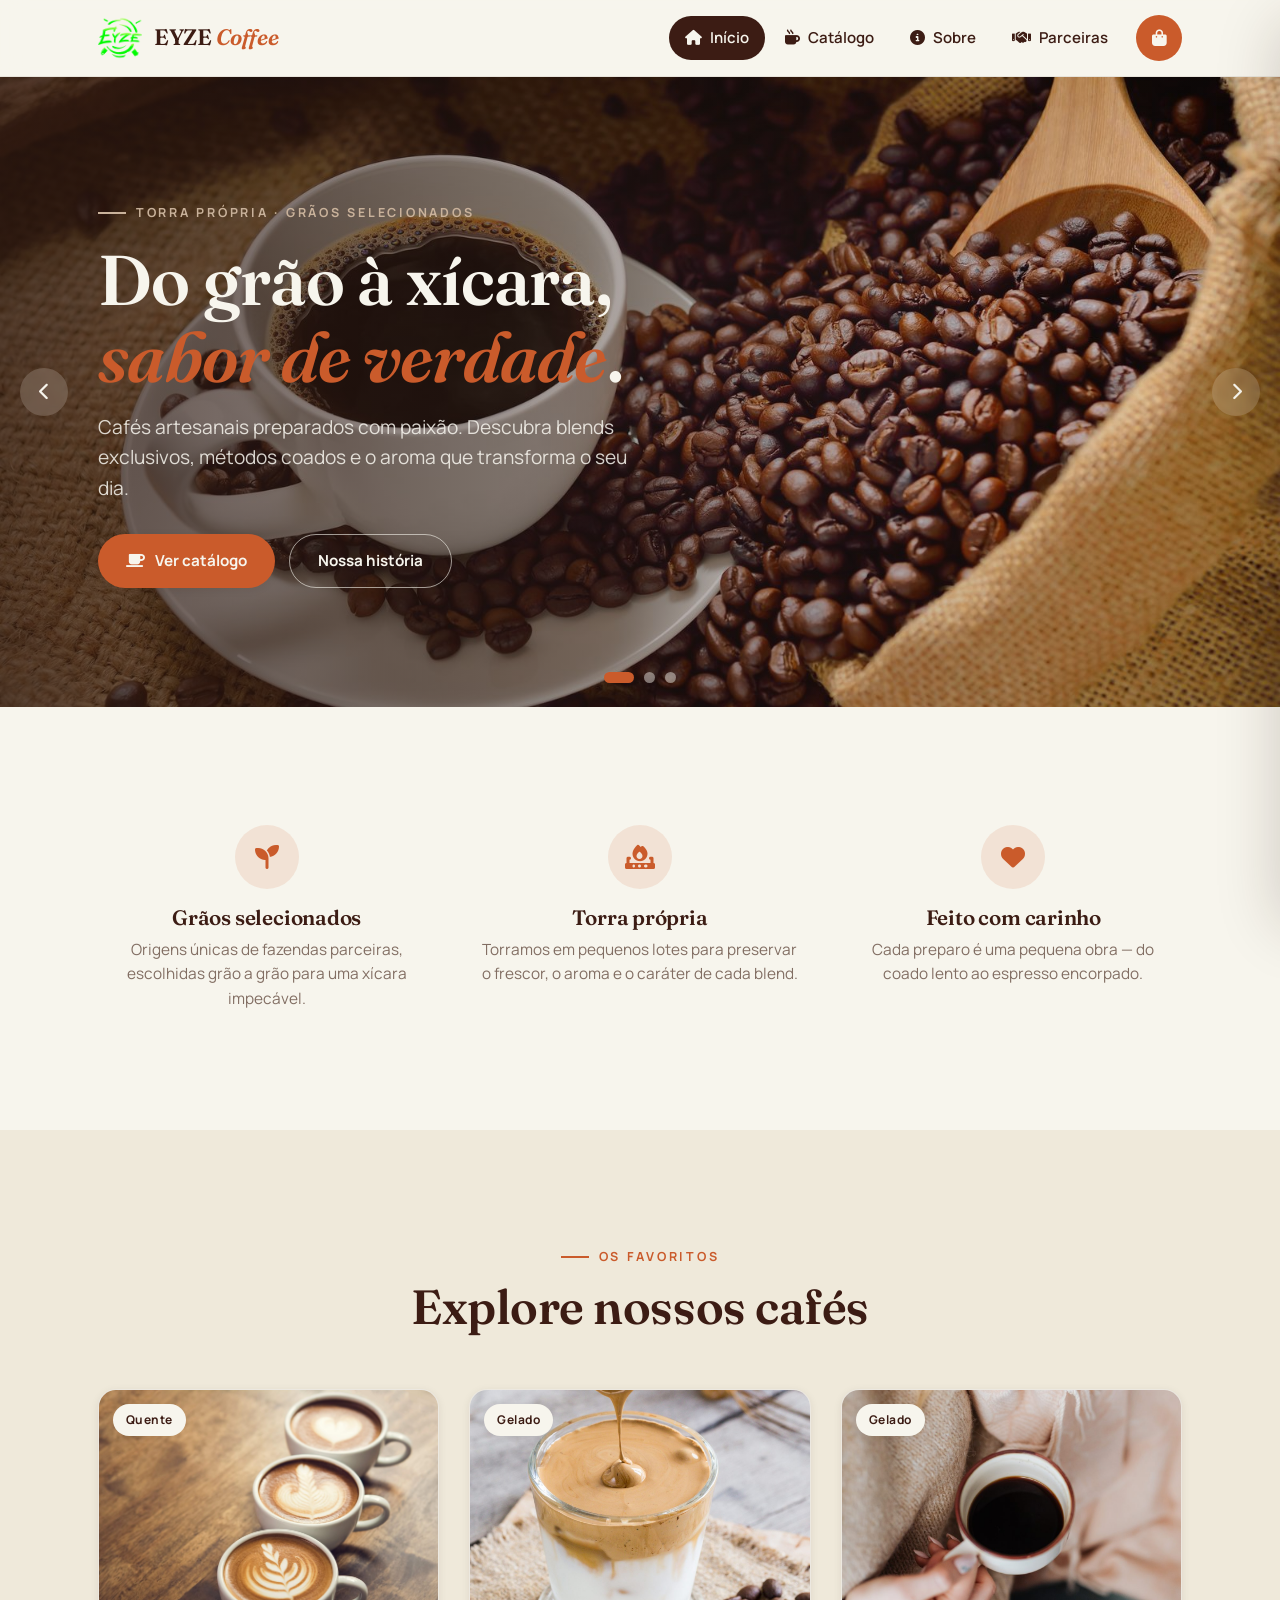
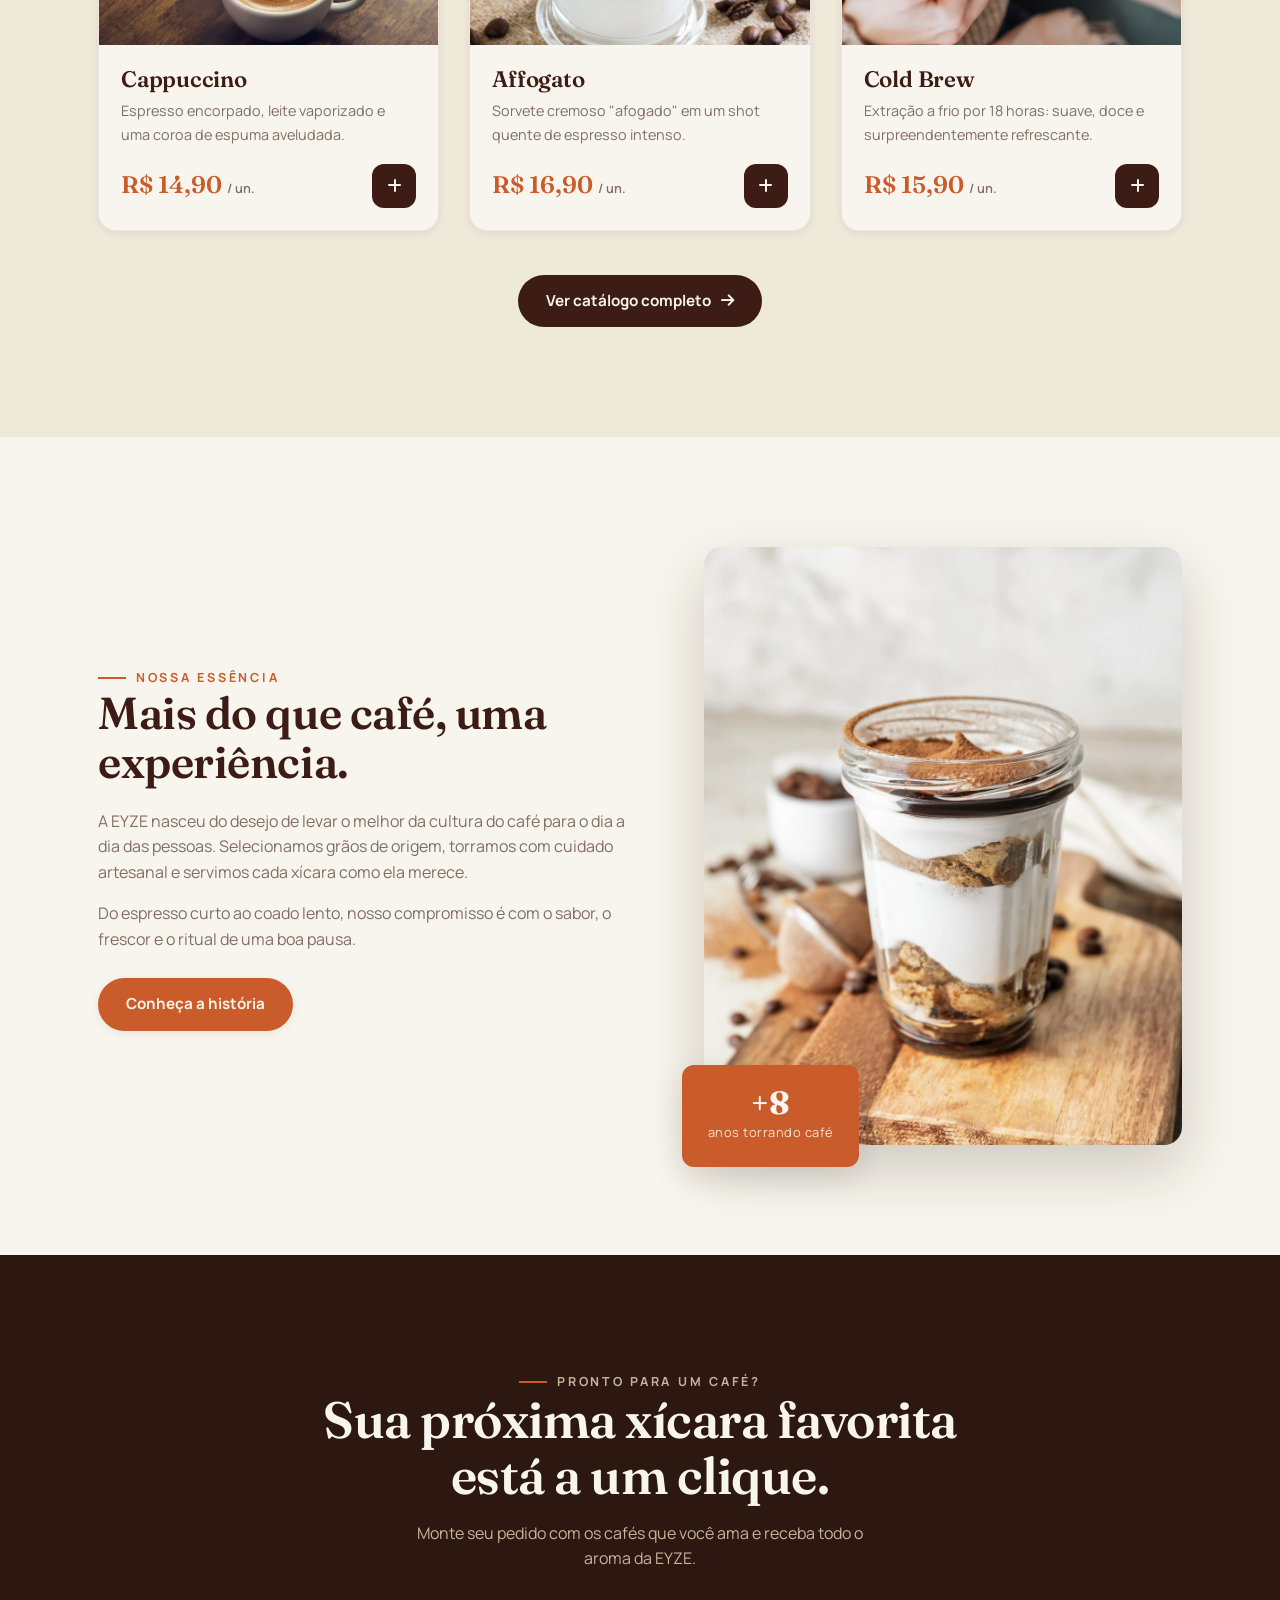
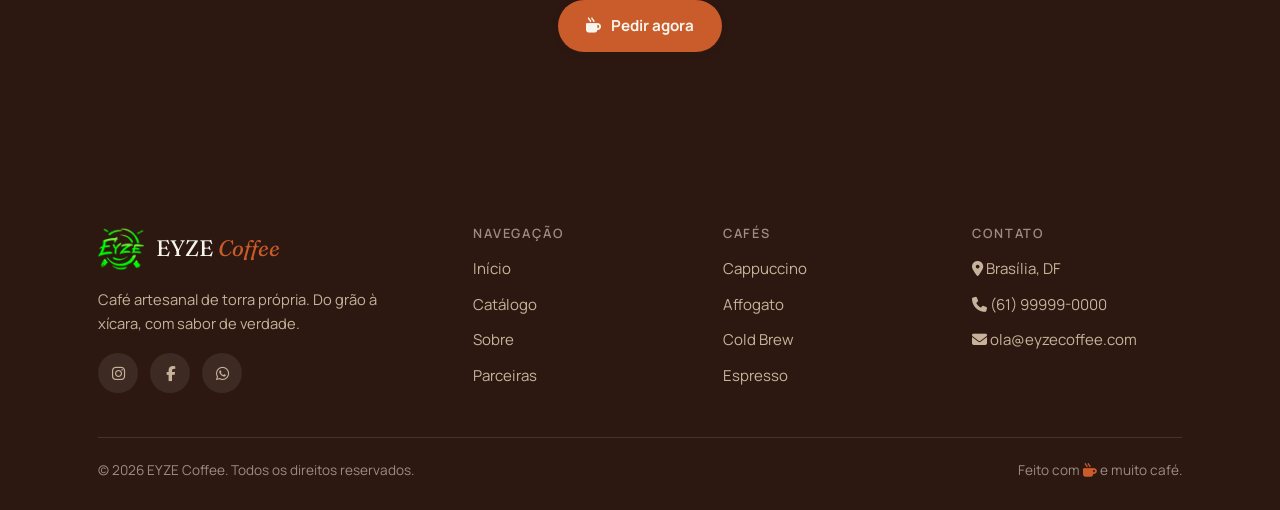
<file: index.html>
<!DOCTYPE html>
<html lang="pt-BR">
<head>
  <meta charset="UTF-8">
  <meta name="viewport" content="width=device-width, initial-scale=1.0">
  <meta name="description" content="EYZE Coffee — cafés artesanais, torra própria e grãos selecionados. Sabor de verdade, do grão à xícara.">
  <title>EYZE Coffee — Café artesanal de verdade</title>
  <link rel="icon" href="assets/img/logo.png" type="image/png">
  <link rel="preconnect" href="https://fonts.googleapis.com">
  <link rel="preconnect" href="https://fonts.gstatic.com" crossorigin>
  <link rel="stylesheet" href="https://cdnjs.cloudflare.com/ajax/libs/font-awesome/6.5.2/css/all.min.css">
  <link rel="stylesheet" href="assets/css/style.css">
</head>
<body>

  <!-- HEADER -->
  <header class="site-header">
    <nav class="nav container" aria-label="Navegação principal">
      <a class="brand" href="index.html">
        <img src="assets/img/logo.png" alt="">
        <span>EYZE <em>Coffee</em></span>
      </a>
      <button class="nav-toggle" aria-label="Abrir menu" aria-expanded="false"><i class="fa-solid fa-bars"></i></button>
      <ul class="nav-links">
        <li><a class="active" href="index.html"><i class="fa-solid fa-house"></i>Início</a></li>
        <li><a href="catalogo.html"><i class="fa-solid fa-mug-hot"></i>Catálogo</a></li>
        <li><a href="sobre.html"><i class="fa-solid fa-circle-info"></i>Sobre</a></li>
        <li><a href="parceiras.html"><i class="fa-solid fa-handshake"></i>Parceiras</a></li>
        <li>
          <button class="nav-cart" aria-label="Abrir carrinho">
            <i class="fa-solid fa-bag-shopping"></i>
            <span class="count" style="display:none">0</span>
          </button>
        </li>
      </ul>
    </nav>
  </header>

  <!-- HERO CAROUSEL -->
  <section class="hero">
    <div class="carousel" data-carousel>
      <div class="slide is-active"><img src="assets/img/grani-di-byte.jpg" alt="Xícara de café com grãos torrados"></div>
      <div class="slide"><img src="assets/img/banner-1.jpg" alt="Três xícaras de cappuccino com latte art"></div>
      <div class="slide"><img src="assets/img/banner-2.jpg" alt="Café preparado na cafeteria"></div>

      <div class="hero-content">
        <div class="container">
          <span class="eyebrow">Torra própria · Grãos selecionados</span>
          <h1>Do grão à xícara, <em>sabor de verdade</em>.</h1>
          <p>Cafés artesanais preparados com paixão. Descubra blends exclusivos, métodos coados e o aroma que transforma o seu dia.</p>
          <div class="hero-actions">
            <a class="btn btn-primary" href="catalogo.html"><i class="fa-solid fa-mug-saucer"></i> Ver catálogo</a>
            <a class="btn btn-outline" href="sobre.html">Nossa história</a>
          </div>
        </div>
      </div>

      <button class="carousel-arrow prev" aria-label="Anterior"><i class="fa-solid fa-chevron-left"></i></button>
      <button class="carousel-arrow next" aria-label="Próximo"><i class="fa-solid fa-chevron-right"></i></button>
      <div class="carousel-dots"></div>
    </div>
  </section>

  <!-- FEATURES -->
  <section class="section">
    <div class="container">
      <div class="features">
        <div class="feature reveal">
          <div class="ic"><i class="fa-solid fa-seedling"></i></div>
          <h3>Grãos selecionados</h3>
          <p>Origens únicas de fazendas parceiras, escolhidas grão a grão para uma xícara impecável.</p>
        </div>
        <div class="feature reveal">
          <div class="ic"><i class="fa-solid fa-fire-burner"></i></div>
          <h3>Torra própria</h3>
          <p>Torramos em pequenos lotes para preservar o frescor, o aroma e o caráter de cada blend.</p>
        </div>
        <div class="feature reveal">
          <div class="ic"><i class="fa-solid fa-heart"></i></div>
          <h3>Feito com carinho</h3>
          <p>Cada preparo é uma pequena obra — do coado lento ao espresso encorpado.</p>
        </div>
      </div>
    </div>
  </section>

  <!-- PRODUCTS PREVIEW -->
  <section class="section alt">
    <div class="container">
      <div class="section-head reveal">
        <span class="eyebrow">Os favoritos</span>
        <h2>Explore nossos cafés</h2>
      </div>
      <div class="product-grid">
        <article class="card reveal" data-product="cappuccino" data-name="Cappuccino" data-price="14.90" data-cat="quente" data-img="assets/img/banner-1.jpg">
          <div class="card-media"><img src="assets/img/banner-1.jpg" alt="Cappuccino"><span class="card-tag">Quente</span></div>
          <div class="card-body">
            <h3>Cappuccino</h3>
            <p class="desc">Espresso encorpado, leite vaporizado e uma coroa de espuma aveludada.</p>
            <div class="card-foot">
              <div class="price">R$ 14,90 <small>/ un.</small></div>
              <button class="add-btn" data-add aria-label="Adicionar ao carrinho"><i class="fa-solid fa-plus"></i></button>
            </div>
          </div>
        </article>
        <article class="card reveal" data-product="affogato" data-name="Affogato" data-price="16.90" data-cat="gelado" data-img="assets/img/sobre-3.jpg">
          <div class="card-media"><img src="assets/img/sobre-3.jpg" alt="Affogato"><span class="card-tag">Gelado</span></div>
          <div class="card-body">
            <h3>Affogato</h3>
            <p class="desc">Sorvete cremoso "afogado" em um shot quente de espresso intenso.</p>
            <div class="card-foot">
              <div class="price">R$ 16,90 <small>/ un.</small></div>
              <button class="add-btn" data-add aria-label="Adicionar ao carrinho"><i class="fa-solid fa-plus"></i></button>
            </div>
          </div>
        </article>
        <article class="card reveal" data-product="coldbrew" data-name="Cold Brew" data-price="15.90" data-cat="gelado" data-img="assets/img/sobre-5.jpg">
          <div class="card-media"><img src="assets/img/sobre-5.jpg" alt="Cold Brew"><span class="card-tag">Gelado</span></div>
          <div class="card-body">
            <h3>Cold Brew</h3>
            <p class="desc">Extração a frio por 18 horas: suave, doce e surpreendentemente refrescante.</p>
            <div class="card-foot">
              <div class="price">R$ 15,90 <small>/ un.</small></div>
              <button class="add-btn" data-add aria-label="Adicionar ao carrinho"><i class="fa-solid fa-plus"></i></button>
            </div>
          </div>
        </article>
      </div>
      <div style="text-align:center;margin-top:44px" class="reveal">
        <a class="btn btn-dark" href="catalogo.html">Ver catálogo completo <i class="fa-solid fa-arrow-right"></i></a>
      </div>
    </div>
  </section>

  <!-- ABOUT STRIP -->
  <section class="section">
    <div class="container about-grid">
      <div class="reveal">
        <span class="eyebrow">Nossa essência</span>
        <h2>Mais do que café, uma experiência.</h2>
        <p>A EYZE nasceu do desejo de levar o melhor da cultura do café para o dia a dia das pessoas. Selecionamos grãos de origem, torramos com cuidado artesanal e servimos cada xícara como ela merece.</p>
        <p>Do espresso curto ao coado lento, nosso compromisso é com o sabor, o frescor e o ritual de uma boa pausa.</p>
        <a class="btn btn-primary" href="sobre.html" style="margin-top:10px">Conheça a história</a>
      </div>
      <div class="about-figure reveal">
        <img src="assets/img/sobre-2.jpg" alt="Preparo de café artesanal">
        <div class="badge"><strong>+8</strong><span>anos torrando café</span></div>
      </div>
    </div>
  </section>

  <!-- CTA -->
  <section class="section dark cta">
    <div class="container reveal">
      <span class="eyebrow" style="color:var(--latte)">Pronto para um café?</span>
      <h2>Sua próxima xícara favorita<br>está a um clique.</h2>
      <p>Monte seu pedido com os cafés que você ama e receba todo o aroma da EYZE.</p>
      <a class="btn btn-primary" href="catalogo.html"><i class="fa-solid fa-mug-hot"></i> Pedir agora</a>
    </div>
  </section>

  <!-- FOOTER -->
  <footer class="site-footer">
    <div class="container">
      <div class="footer-top">
        <div class="col">
          <div class="footer-brand"><img src="assets/img/logo.png" alt=""><span>EYZE <em>Coffee</em></span></div>
          <p>Café artesanal de torra própria. Do grão à xícara, com sabor de verdade.</p>
          <div class="socials">
            <a href="#" aria-label="Instagram"><i class="fa-brands fa-instagram"></i></a>
            <a href="#" aria-label="Facebook"><i class="fa-brands fa-facebook-f"></i></a>
            <a href="#" aria-label="WhatsApp"><i class="fa-brands fa-whatsapp"></i></a>
          </div>
        </div>
        <div class="col"><h4>Navegação</h4><ul>
          <li><a href="index.html">Início</a></li>
          <li><a href="catalogo.html">Catálogo</a></li>
          <li><a href="sobre.html">Sobre</a></li>
          <li><a href="parceiras.html">Parceiras</a></li>
        </ul></div>
        <div class="col"><h4>Cafés</h4><ul>
          <li><a href="catalogo.html">Cappuccino</a></li>
          <li><a href="catalogo.html">Affogato</a></li>
          <li><a href="catalogo.html">Cold Brew</a></li>
          <li><a href="catalogo.html">Espresso</a></li>
        </ul></div>
        <div class="col"><h4>Contato</h4><ul>
          <li><a href="parceiras.html"><i class="fa-solid fa-location-dot"></i> Brasília, DF</a></li>
          <li><a href="parceiras.html"><i class="fa-solid fa-phone"></i> (61) 99999-0000</a></li>
          <li><a href="parceiras.html"><i class="fa-solid fa-envelope"></i> ola@eyzecoffee.com</a></li>
        </ul></div>
      </div>
      <div class="footer-bottom">
        <span>© <span id="year">2025</span> EYZE Coffee. Todos os direitos reservados.</span>
        <span>Feito com <i class="fa-solid fa-mug-hot" style="color:var(--terracota)"></i> e muito café.</span>
      </div>
    </div>
  </footer>

  <!-- CART DRAWER -->
  <div class="overlay" id="overlay"></div>
  <aside class="cart-drawer" id="cartDrawer" aria-label="Carrinho de compras">
    <div class="cart-head">
      <h3>Seu carrinho</h3>
      <button class="cart-close" aria-label="Fechar"><i class="fa-solid fa-xmark"></i></button>
    </div>
    <div class="cart-items" id="cartItems"></div>
    <div class="cart-foot" id="cartFoot" style="display:none">
      <div class="cart-total"><span>Total</span><strong id="cartTotal">R$ 0,00</strong></div>
      <button class="btn btn-primary btn-block" id="checkoutBtn"><i class="fa-solid fa-credit-card"></i> Finalizar pedido</button>
    </div>
  </aside>

  <script src="assets/js/main.js"></script>
</body>
</html>
</file>
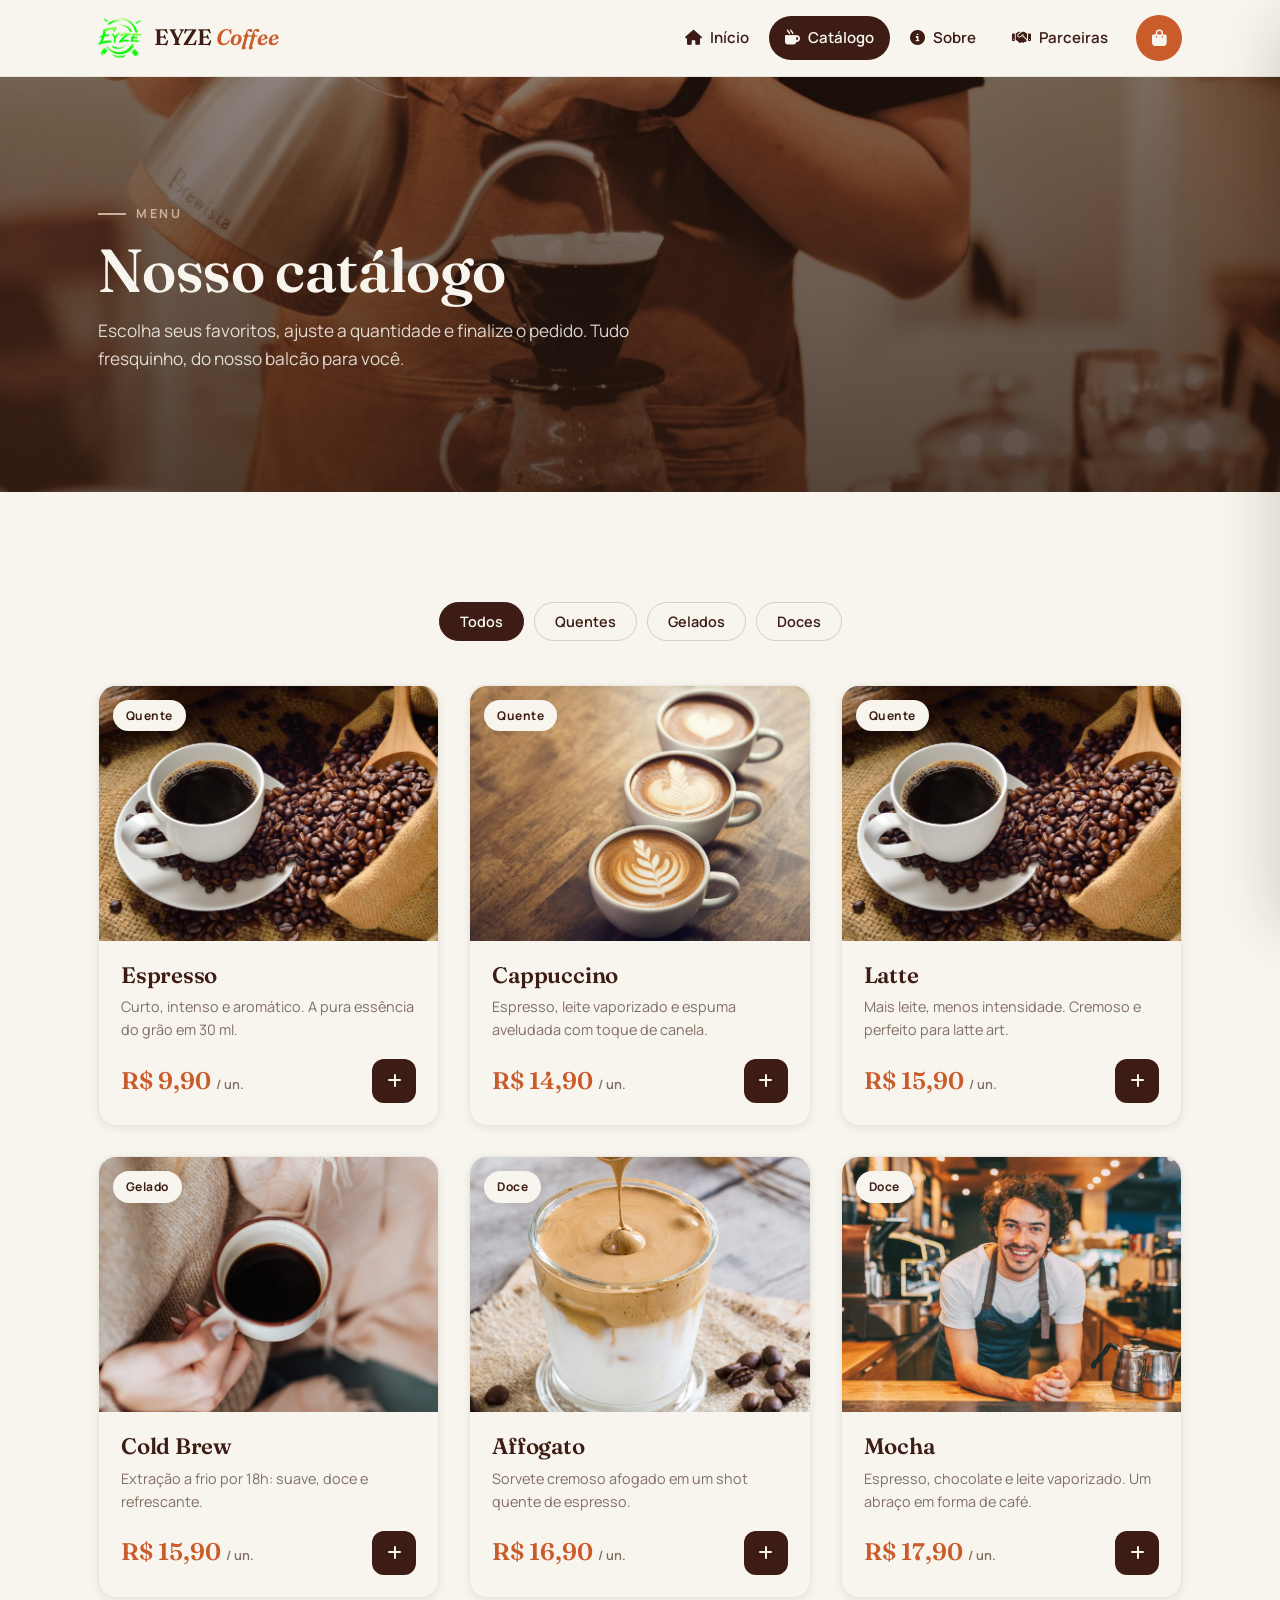
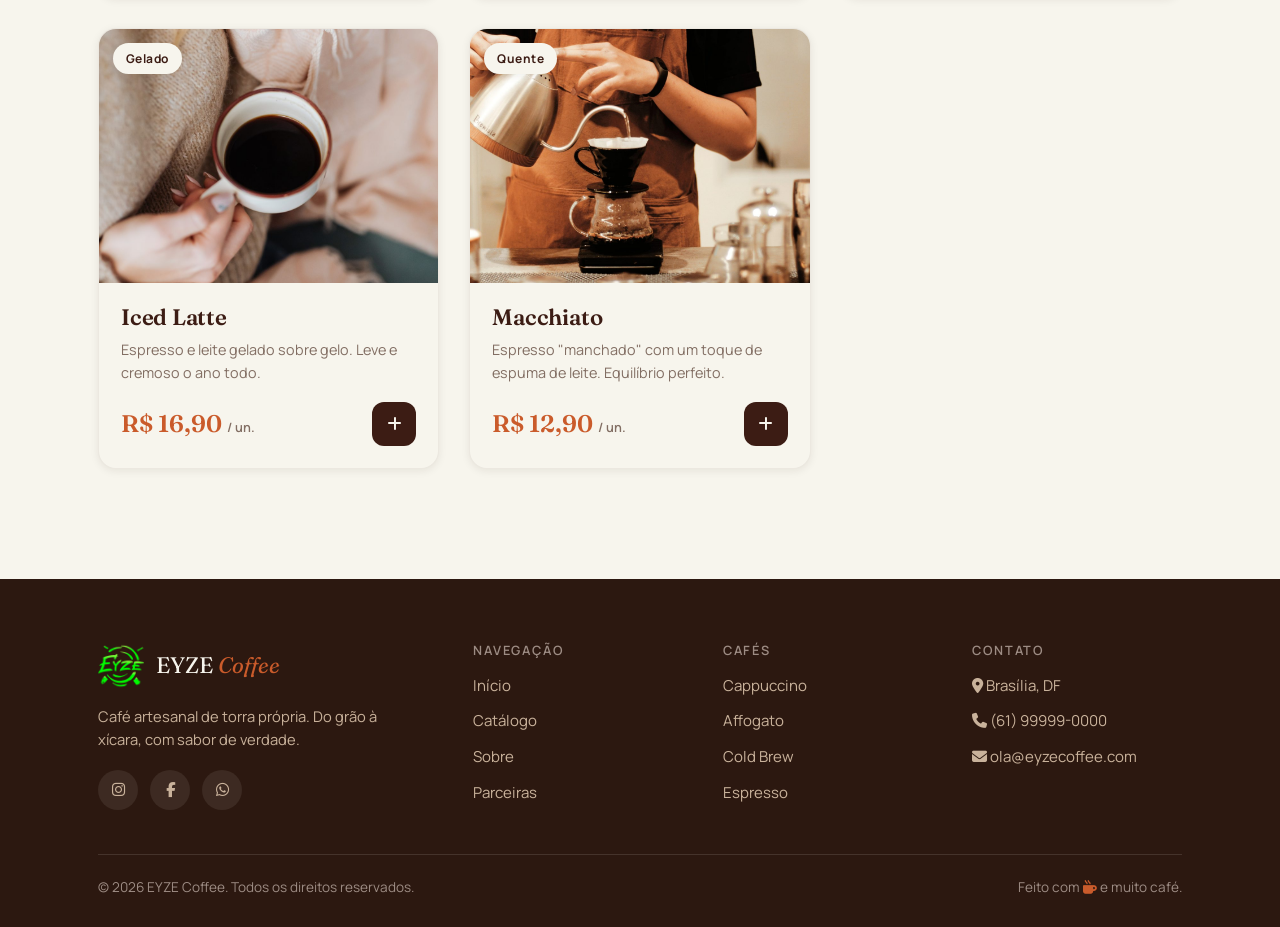
<file: catalogo.html>
<!DOCTYPE html>
<html lang="pt-BR">
<head>
  <meta charset="UTF-8">
  <meta name="viewport" content="width=device-width, initial-scale=1.0">
  <meta name="description" content="Catálogo EYZE Coffee — cappuccino, affogato, cold brew, espresso e mais. Adicione ao carrinho e peça já.">
  <title>Catálogo — EYZE Coffee</title>
  <link rel="icon" href="assets/img/logo.png" type="image/png">
  <link rel="preconnect" href="https://fonts.googleapis.com">
  <link rel="preconnect" href="https://fonts.gstatic.com" crossorigin>
  <link rel="stylesheet" href="https://cdnjs.cloudflare.com/ajax/libs/font-awesome/6.5.2/css/all.min.css">
  <link rel="stylesheet" href="assets/css/style.css">
</head>
<body>

  <header class="site-header">
    <nav class="nav container" aria-label="Navegação principal">
      <a class="brand" href="index.html"><img src="assets/img/logo.png" alt=""><span>EYZE <em>Coffee</em></span></a>
      <button class="nav-toggle" aria-label="Abrir menu" aria-expanded="false"><i class="fa-solid fa-bars"></i></button>
      <ul class="nav-links">
        <li><a href="index.html"><i class="fa-solid fa-house"></i>Início</a></li>
        <li><a class="active" href="catalogo.html"><i class="fa-solid fa-mug-hot"></i>Catálogo</a></li>
        <li><a href="sobre.html"><i class="fa-solid fa-circle-info"></i>Sobre</a></li>
        <li><a href="parceiras.html"><i class="fa-solid fa-handshake"></i>Parceiras</a></li>
        <li><button class="nav-cart" aria-label="Abrir carrinho"><i class="fa-solid fa-bag-shopping"></i><span class="count" style="display:none">0</span></button></li>
      </ul>
    </nav>
  </header>

  <section class="page-hero">
    <img class="bg" src="assets/img/banner-2.jpg" alt="">
    <div class="container">
      <span class="eyebrow">Menu</span>
      <h1>Nosso catálogo</h1>
      <p>Escolha seus favoritos, ajuste a quantidade e finalize o pedido. Tudo fresquinho, do nosso balcão para você.</p>
    </div>
  </section>

  <section class="section">
    <div class="container">
      <div class="filters">
        <button class="filter-chip active" data-cat="all">Todos</button>
        <button class="filter-chip" data-cat="quente">Quentes</button>
        <button class="filter-chip" data-cat="gelado">Gelados</button>
        <button class="filter-chip" data-cat="doce">Doces</button>
      </div>

      <div class="product-grid">

        <article class="card" data-product="espresso" data-name="Espresso" data-price="9.90" data-cat="quente" data-img="assets/img/grani-di-byte.jpg">
          <div class="card-media"><img src="assets/img/grani-di-byte.jpg" alt="Espresso"><span class="card-tag">Quente</span></div>
          <div class="card-body"><h3>Espresso</h3>
            <p class="desc">Curto, intenso e aromático. A pura essência do grão em 30 ml.</p>
            <div class="card-foot"><div class="price">R$ 9,90 <small>/ un.</small></div>
              <button class="add-btn" data-add aria-label="Adicionar"><i class="fa-solid fa-plus"></i></button></div></div>
        </article>

        <article class="card" data-product="cappuccino" data-name="Cappuccino" data-price="14.90" data-cat="quente" data-img="assets/img/banner-1.jpg">
          <div class="card-media"><img src="assets/img/banner-1.jpg" alt="Cappuccino"><span class="card-tag">Quente</span></div>
          <div class="card-body"><h3>Cappuccino</h3>
            <p class="desc">Espresso, leite vaporizado e espuma aveludada com toque de canela.</p>
            <div class="card-foot"><div class="price">R$ 14,90 <small>/ un.</small></div>
              <button class="add-btn" data-add aria-label="Adicionar"><i class="fa-solid fa-plus"></i></button></div></div>
        </article>

        <article class="card" data-product="latte" data-name="Latte" data-price="15.90" data-cat="quente" data-img="assets/img/sobre-1.jpg">
          <div class="card-media"><img src="assets/img/sobre-1.jpg" alt="Latte"><span class="card-tag">Quente</span></div>
          <div class="card-body"><h3>Latte</h3>
            <p class="desc">Mais leite, menos intensidade. Cremoso e perfeito para latte art.</p>
            <div class="card-foot"><div class="price">R$ 15,90 <small>/ un.</small></div>
              <button class="add-btn" data-add aria-label="Adicionar"><i class="fa-solid fa-plus"></i></button></div></div>
        </article>

        <article class="card" data-product="coldbrew" data-name="Cold Brew" data-price="15.90" data-cat="gelado" data-img="assets/img/sobre-5.jpg">
          <div class="card-media"><img src="assets/img/sobre-5.jpg" alt="Cold Brew"><span class="card-tag">Gelado</span></div>
          <div class="card-body"><h3>Cold Brew</h3>
            <p class="desc">Extração a frio por 18h: suave, doce e refrescante.</p>
            <div class="card-foot"><div class="price">R$ 15,90 <small>/ un.</small></div>
              <button class="add-btn" data-add aria-label="Adicionar"><i class="fa-solid fa-plus"></i></button></div></div>
        </article>

        <article class="card" data-product="affogato" data-name="Affogato" data-price="16.90" data-cat="doce" data-img="assets/img/sobre-3.jpg">
          <div class="card-media"><img src="assets/img/sobre-3.jpg" alt="Affogato"><span class="card-tag">Doce</span></div>
          <div class="card-body"><h3>Affogato</h3>
            <p class="desc">Sorvete cremoso afogado em um shot quente de espresso.</p>
            <div class="card-foot"><div class="price">R$ 16,90 <small>/ un.</small></div>
              <button class="add-btn" data-add aria-label="Adicionar"><i class="fa-solid fa-plus"></i></button></div></div>
        </article>

        <article class="card" data-product="mocha" data-name="Mocha" data-price="17.90" data-cat="doce" data-img="assets/img/sobre-4.jpg">
          <div class="card-media"><img src="assets/img/sobre-4.jpg" alt="Mocha"><span class="card-tag">Doce</span></div>
          <div class="card-body"><h3>Mocha</h3>
            <p class="desc">Espresso, chocolate e leite vaporizado. Um abraço em forma de café.</p>
            <div class="card-foot"><div class="price">R$ 17,90 <small>/ un.</small></div>
              <button class="add-btn" data-add aria-label="Adicionar"><i class="fa-solid fa-plus"></i></button></div></div>
        </article>

        <article class="card" data-product="iced-latte" data-name="Iced Latte" data-price="16.90" data-cat="gelado" data-img="assets/img/contact.jpg">
          <div class="card-media"><img src="assets/img/contact.jpg" alt="Iced Latte"><span class="card-tag">Gelado</span></div>
          <div class="card-body"><h3>Iced Latte</h3>
            <p class="desc">Espresso e leite gelado sobre gelo. Leve e cremoso o ano todo.</p>
            <div class="card-foot"><div class="price">R$ 16,90 <small>/ un.</small></div>
              <button class="add-btn" data-add aria-label="Adicionar"><i class="fa-solid fa-plus"></i></button></div></div>
        </article>

        <article class="card" data-product="macchiato" data-name="Macchiato" data-price="12.90" data-cat="quente" data-img="assets/img/banner-2.jpg">
          <div class="card-media"><img src="assets/img/banner-2.jpg" alt="Macchiato"><span class="card-tag">Quente</span></div>
          <div class="card-body"><h3>Macchiato</h3>
            <p class="desc">Espresso "manchado" com um toque de espuma de leite. Equilíbrio perfeito.</p>
            <div class="card-foot"><div class="price">R$ 12,90 <small>/ un.</small></div>
              <button class="add-btn" data-add aria-label="Adicionar"><i class="fa-solid fa-plus"></i></button></div></div>
        </article>

      </div>
    </div>
  </section>

  <footer class="site-footer">
    <div class="container">
      <div class="footer-top">
        <div class="col">
          <div class="footer-brand"><img src="assets/img/logo.png" alt=""><span>EYZE <em>Coffee</em></span></div>
          <p>Café artesanal de torra própria. Do grão à xícara, com sabor de verdade.</p>
          <div class="socials">
            <a href="#" aria-label="Instagram"><i class="fa-brands fa-instagram"></i></a>
            <a href="#" aria-label="Facebook"><i class="fa-brands fa-facebook-f"></i></a>
            <a href="#" aria-label="WhatsApp"><i class="fa-brands fa-whatsapp"></i></a>
          </div>
        </div>
        <div class="col"><h4>Navegação</h4><ul>
          <li><a href="index.html">Início</a></li><li><a href="catalogo.html">Catálogo</a></li>
          <li><a href="sobre.html">Sobre</a></li><li><a href="parceiras.html">Parceiras</a></li></ul></div>
        <div class="col"><h4>Cafés</h4><ul>
          <li><a href="catalogo.html">Cappuccino</a></li><li><a href="catalogo.html">Affogato</a></li>
          <li><a href="catalogo.html">Cold Brew</a></li><li><a href="catalogo.html">Espresso</a></li></ul></div>
        <div class="col"><h4>Contato</h4><ul>
          <li><a href="parceiras.html"><i class="fa-solid fa-location-dot"></i> Brasília, DF</a></li>
          <li><a href="parceiras.html"><i class="fa-solid fa-phone"></i> (61) 99999-0000</a></li>
          <li><a href="parceiras.html"><i class="fa-solid fa-envelope"></i> ola@eyzecoffee.com</a></li></ul></div>
      </div>
      <div class="footer-bottom">
        <span>© <span id="year">2025</span> EYZE Coffee. Todos os direitos reservados.</span>
        <span>Feito com <i class="fa-solid fa-mug-hot" style="color:var(--terracota)"></i> e muito café.</span>
      </div>
    </div>
  </footer>

  <div class="overlay" id="overlay"></div>
  <aside class="cart-drawer" id="cartDrawer" aria-label="Carrinho de compras">
    <div class="cart-head"><h3>Seu carrinho</h3><button class="cart-close" aria-label="Fechar"><i class="fa-solid fa-xmark"></i></button></div>
    <div class="cart-items" id="cartItems"></div>
    <div class="cart-foot" id="cartFoot" style="display:none">
      <div class="cart-total"><span>Total</span><strong id="cartTotal">R$ 0,00</strong></div>
      <button class="btn btn-primary btn-block" id="checkoutBtn"><i class="fa-solid fa-credit-card"></i> Finalizar pedido</button>
    </div>
  </aside>

  <script src="assets/js/main.js"></script>
</body>
</html>
</file>
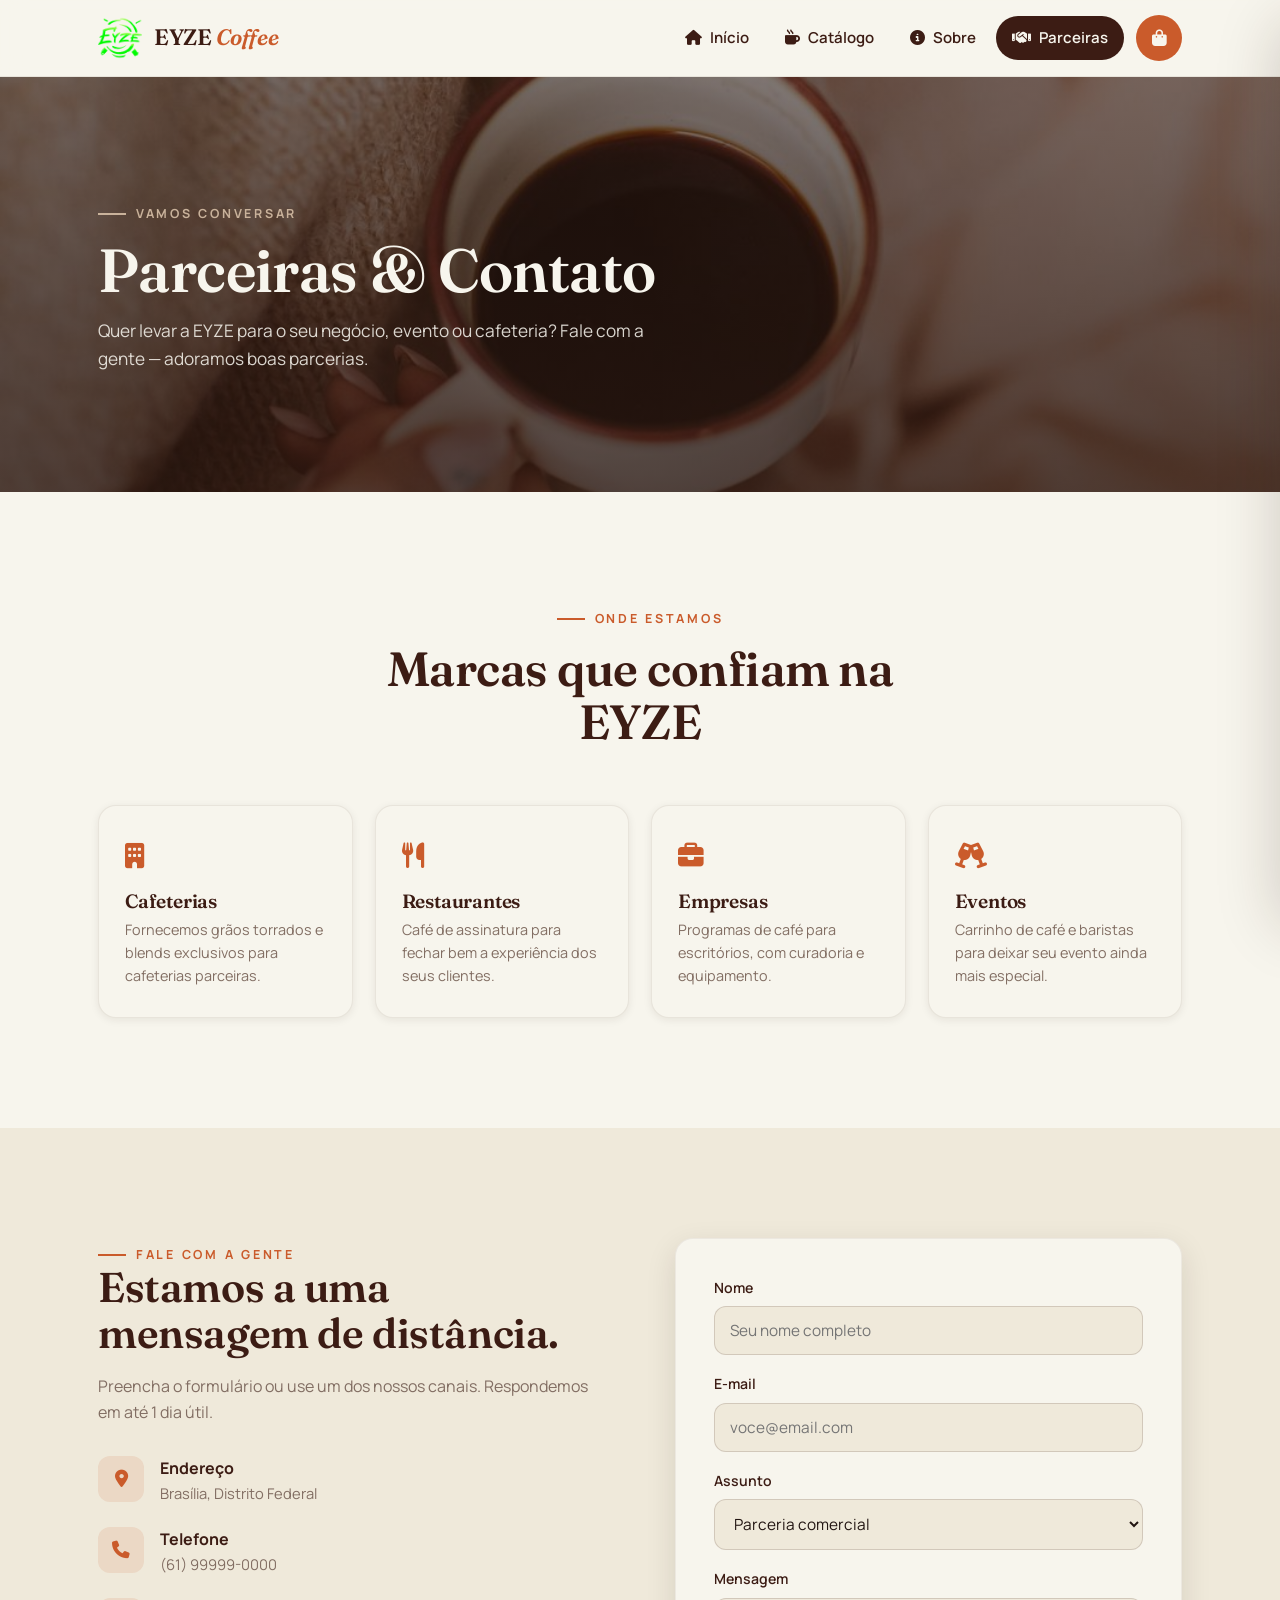
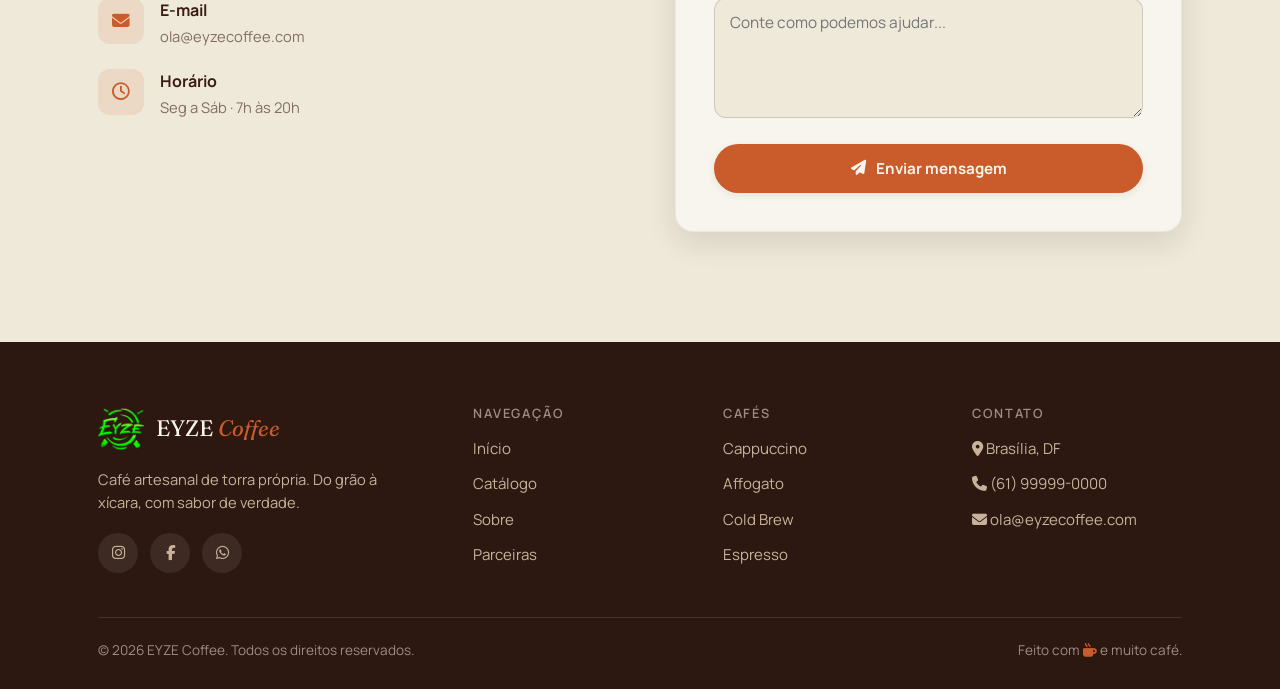
<file: parceiras.html>
<!DOCTYPE html>
<html lang="pt-BR">
<head>
  <meta charset="UTF-8">
  <meta name="viewport" content="width=device-width, initial-scale=1.0">
  <meta name="description" content="Seja parceiro da EYZE Coffee ou fale com a gente. Eventos, fornecimento e atendimento.">
  <title>Parceiras & Contato — EYZE Coffee</title>
  <link rel="icon" href="assets/img/logo.png" type="image/png">
  <link rel="preconnect" href="https://fonts.googleapis.com">
  <link rel="preconnect" href="https://fonts.gstatic.com" crossorigin>
  <link rel="stylesheet" href="https://cdnjs.cloudflare.com/ajax/libs/font-awesome/6.5.2/css/all.min.css">
  <link rel="stylesheet" href="assets/css/style.css">
</head>
<body>

  <header class="site-header">
    <nav class="nav container" aria-label="Navegação principal">
      <a class="brand" href="index.html"><img src="assets/img/logo.png" alt=""><span>EYZE <em>Coffee</em></span></a>
      <button class="nav-toggle" aria-label="Abrir menu" aria-expanded="false"><i class="fa-solid fa-bars"></i></button>
      <ul class="nav-links">
        <li><a href="index.html"><i class="fa-solid fa-house"></i>Início</a></li>
        <li><a href="catalogo.html"><i class="fa-solid fa-mug-hot"></i>Catálogo</a></li>
        <li><a href="sobre.html"><i class="fa-solid fa-circle-info"></i>Sobre</a></li>
        <li><a class="active" href="parceiras.html"><i class="fa-solid fa-handshake"></i>Parceiras</a></li>
        <li><button class="nav-cart" aria-label="Abrir carrinho"><i class="fa-solid fa-bag-shopping"></i><span class="count" style="display:none">0</span></button></li>
      </ul>
    </nav>
  </header>

  <section class="page-hero">
    <img class="bg" src="assets/img/contact.jpg" alt="">
    <div class="container">
      <span class="eyebrow">Vamos conversar</span>
      <h1>Parceiras & Contato</h1>
      <p>Quer levar a EYZE para o seu negócio, evento ou cafeteria? Fale com a gente — adoramos boas parcerias.</p>
    </div>
  </section>

  <section class="section">
    <div class="container">
      <div class="section-head reveal">
        <span class="eyebrow">Onde estamos</span>
        <h2>Marcas que confiam na EYZE</h2>
      </div>
      <div class="partner-grid">
        <div class="partner reveal"><div class="ic"><i class="fa-solid fa-building"></i></div><h3>Cafeterias</h3><p>Fornecemos grãos torrados e blends exclusivos para cafeterias parceiras.</p></div>
        <div class="partner reveal"><div class="ic"><i class="fa-solid fa-utensils"></i></div><h3>Restaurantes</h3><p>Café de assinatura para fechar bem a experiência dos seus clientes.</p></div>
        <div class="partner reveal"><div class="ic"><i class="fa-solid fa-briefcase"></i></div><h3>Empresas</h3><p>Programas de café para escritórios, com curadoria e equipamento.</p></div>
        <div class="partner reveal"><div class="ic"><i class="fa-solid fa-champagne-glasses"></i></div><h3>Eventos</h3><p>Carrinho de café e baristas para deixar seu evento ainda mais especial.</p></div>
      </div>
    </div>
  </section>

  <section class="section alt">
    <div class="container contact-grid">
      <div class="contact-info reveal">
        <span class="eyebrow">Fale com a gente</span>
        <h2>Estamos a uma mensagem de distância.</h2>
        <p>Preencha o formulário ou use um dos nossos canais. Respondemos em até 1 dia útil.</p>
        <ul class="info-list">
          <li><span class="ic"><i class="fa-solid fa-location-dot"></i></span><div><strong>Endereço</strong><span>Brasília, Distrito Federal</span></div></li>
          <li><span class="ic"><i class="fa-solid fa-phone"></i></span><div><strong>Telefone</strong><span>(61) 99999-0000</span></div></li>
          <li><span class="ic"><i class="fa-solid fa-envelope"></i></span><div><strong>E-mail</strong><span>ola@eyzecoffee.com</span></div></li>
          <li><span class="ic"><i class="fa-regular fa-clock"></i></span><div><strong>Horário</strong><span>Seg a Sáb · 7h às 20h</span></div></li>
        </ul>
      </div>

      <div class="form-card reveal">
        <form id="contactForm" novalidate>
          <div class="field" data-required>
            <label for="nome">Nome</label>
            <input type="text" id="nome" name="nome" placeholder="Seu nome completo">
            <span class="err">Por favor, informe seu nome.</span>
          </div>
          <div class="field" data-required>
            <label for="email">E-mail</label>
            <input type="email" id="email" name="email" placeholder="voce@email.com">
            <span class="err">Informe um e-mail válido.</span>
          </div>
          <div class="field">
            <label for="assunto">Assunto</label>
            <select id="assunto" name="assunto">
              <option>Parceria comercial</option>
              <option>Fornecimento de grãos</option>
              <option>Evento</option>
              <option>Outro assunto</option>
            </select>
          </div>
          <div class="field" data-required>
            <label for="mensagem">Mensagem</label>
            <textarea id="mensagem" name="mensagem" placeholder="Conte como podemos ajudar..."></textarea>
            <span class="err">Escreva sua mensagem.</span>
          </div>
          <button type="submit" class="btn btn-primary btn-block"><i class="fa-solid fa-paper-plane"></i> Enviar mensagem</button>
          <div class="form-ok" id="formOk"><i class="fa-solid fa-circle-check"></i> Mensagem enviada! Em breve entraremos em contato.</div>
        </form>
      </div>
    </div>
  </section>

  <footer class="site-footer">
    <div class="container">
      <div class="footer-top">
        <div class="col">
          <div class="footer-brand"><img src="assets/img/logo.png" alt=""><span>EYZE <em>Coffee</em></span></div>
          <p>Café artesanal de torra própria. Do grão à xícara, com sabor de verdade.</p>
          <div class="socials">
            <a href="#" aria-label="Instagram"><i class="fa-brands fa-instagram"></i></a>
            <a href="#" aria-label="Facebook"><i class="fa-brands fa-facebook-f"></i></a>
            <a href="#" aria-label="WhatsApp"><i class="fa-brands fa-whatsapp"></i></a>
          </div>
        </div>
        <div class="col"><h4>Navegação</h4><ul>
          <li><a href="index.html">Início</a></li><li><a href="catalogo.html">Catálogo</a></li>
          <li><a href="sobre.html">Sobre</a></li><li><a href="parceiras.html">Parceiras</a></li></ul></div>
        <div class="col"><h4>Cafés</h4><ul>
          <li><a href="catalogo.html">Cappuccino</a></li><li><a href="catalogo.html">Affogato</a></li>
          <li><a href="catalogo.html">Cold Brew</a></li><li><a href="catalogo.html">Espresso</a></li></ul></div>
        <div class="col"><h4>Contato</h4><ul>
          <li><a href="parceiras.html"><i class="fa-solid fa-location-dot"></i> Brasília, DF</a></li>
          <li><a href="parceiras.html"><i class="fa-solid fa-phone"></i> (61) 99999-0000</a></li>
          <li><a href="parceiras.html"><i class="fa-solid fa-envelope"></i> ola@eyzecoffee.com</a></li></ul></div>
      </div>
      <div class="footer-bottom">
        <span>© <span id="year">2025</span> EYZE Coffee. Todos os direitos reservados.</span>
        <span>Feito com <i class="fa-solid fa-mug-hot" style="color:var(--terracota)"></i> e muito café.</span>
      </div>
    </div>
  </footer>

  <div class="overlay" id="overlay"></div>
  <aside class="cart-drawer" id="cartDrawer" aria-label="Carrinho de compras">
    <div class="cart-head"><h3>Seu carrinho</h3><button class="cart-close" aria-label="Fechar"><i class="fa-solid fa-xmark"></i></button></div>
    <div class="cart-items" id="cartItems"></div>
    <div class="cart-foot" id="cartFoot" style="display:none">
      <div class="cart-total"><span>Total</span><strong id="cartTotal">R$ 0,00</strong></div>
      <button class="btn btn-primary btn-block" id="checkoutBtn"><i class="fa-solid fa-credit-card"></i> Finalizar pedido</button>
    </div>
  </aside>

  <script src="assets/js/main.js"></script>
</body>
</html>
</file>
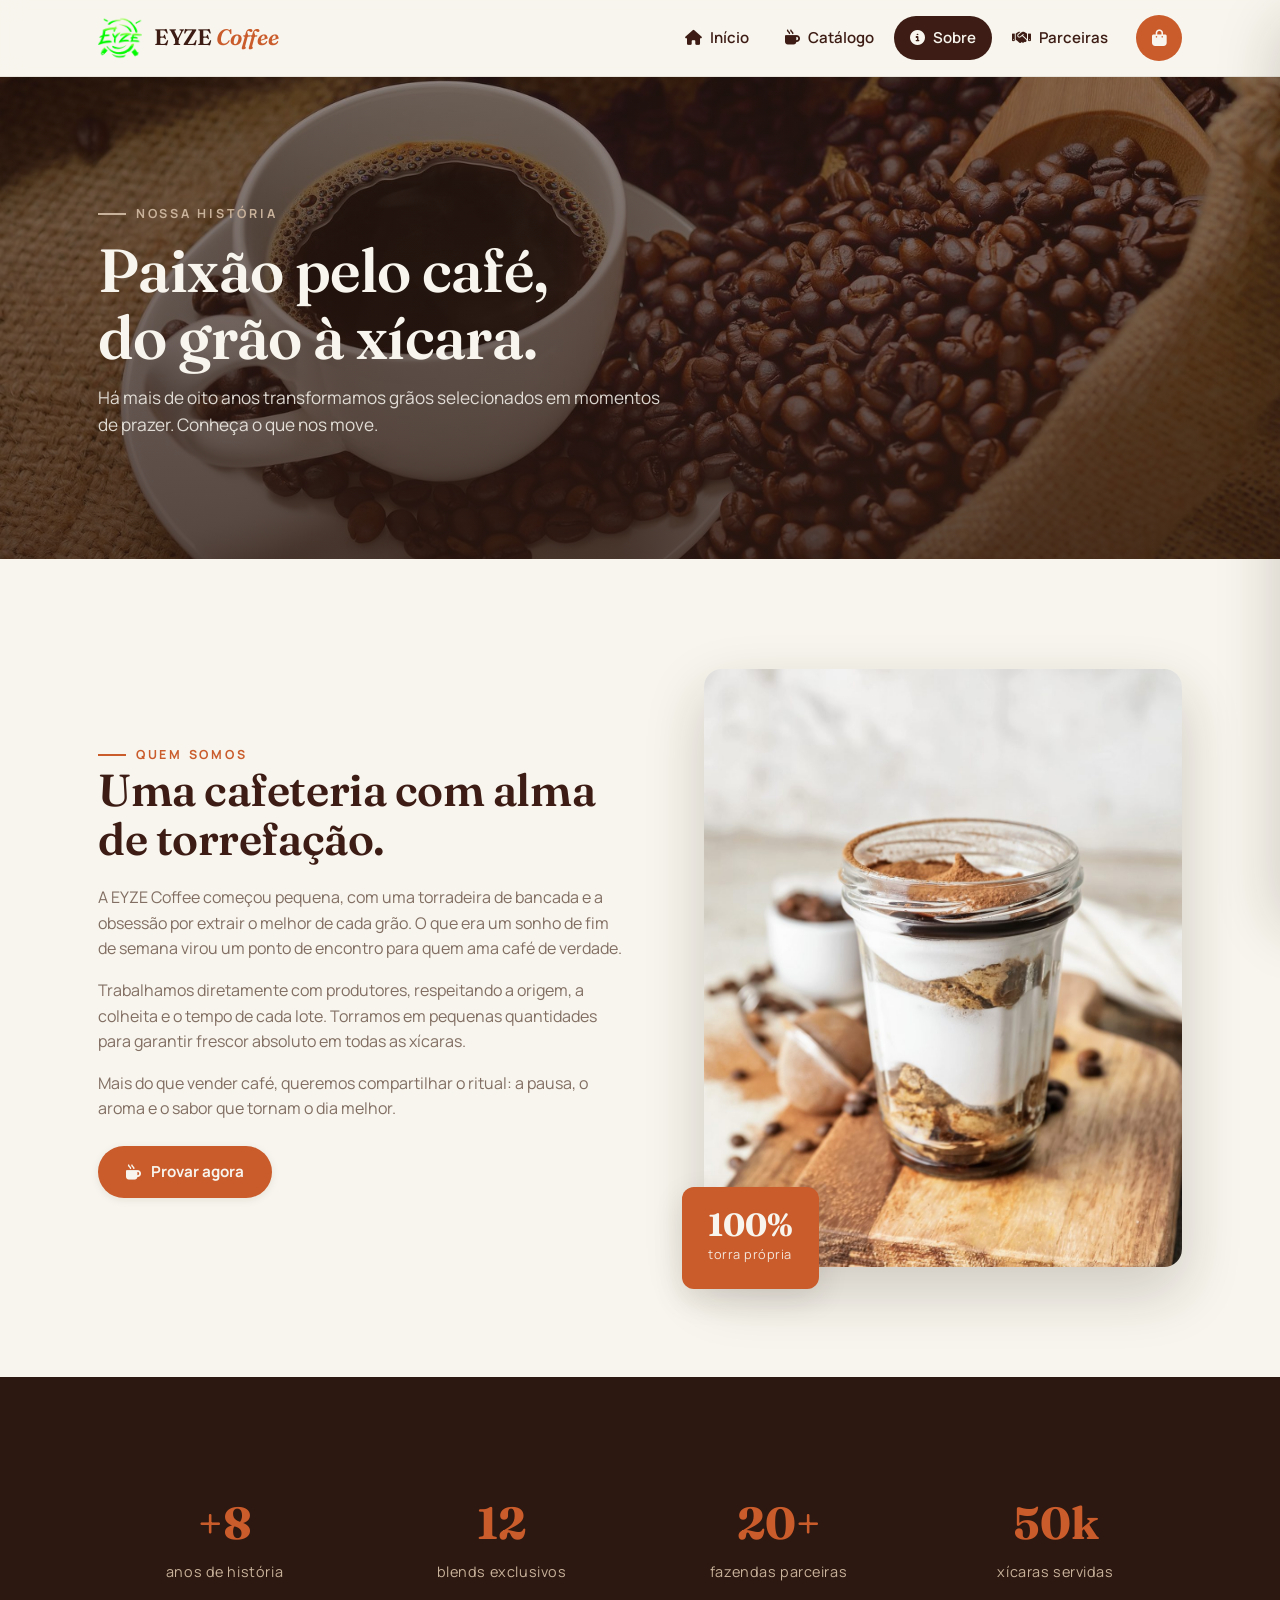
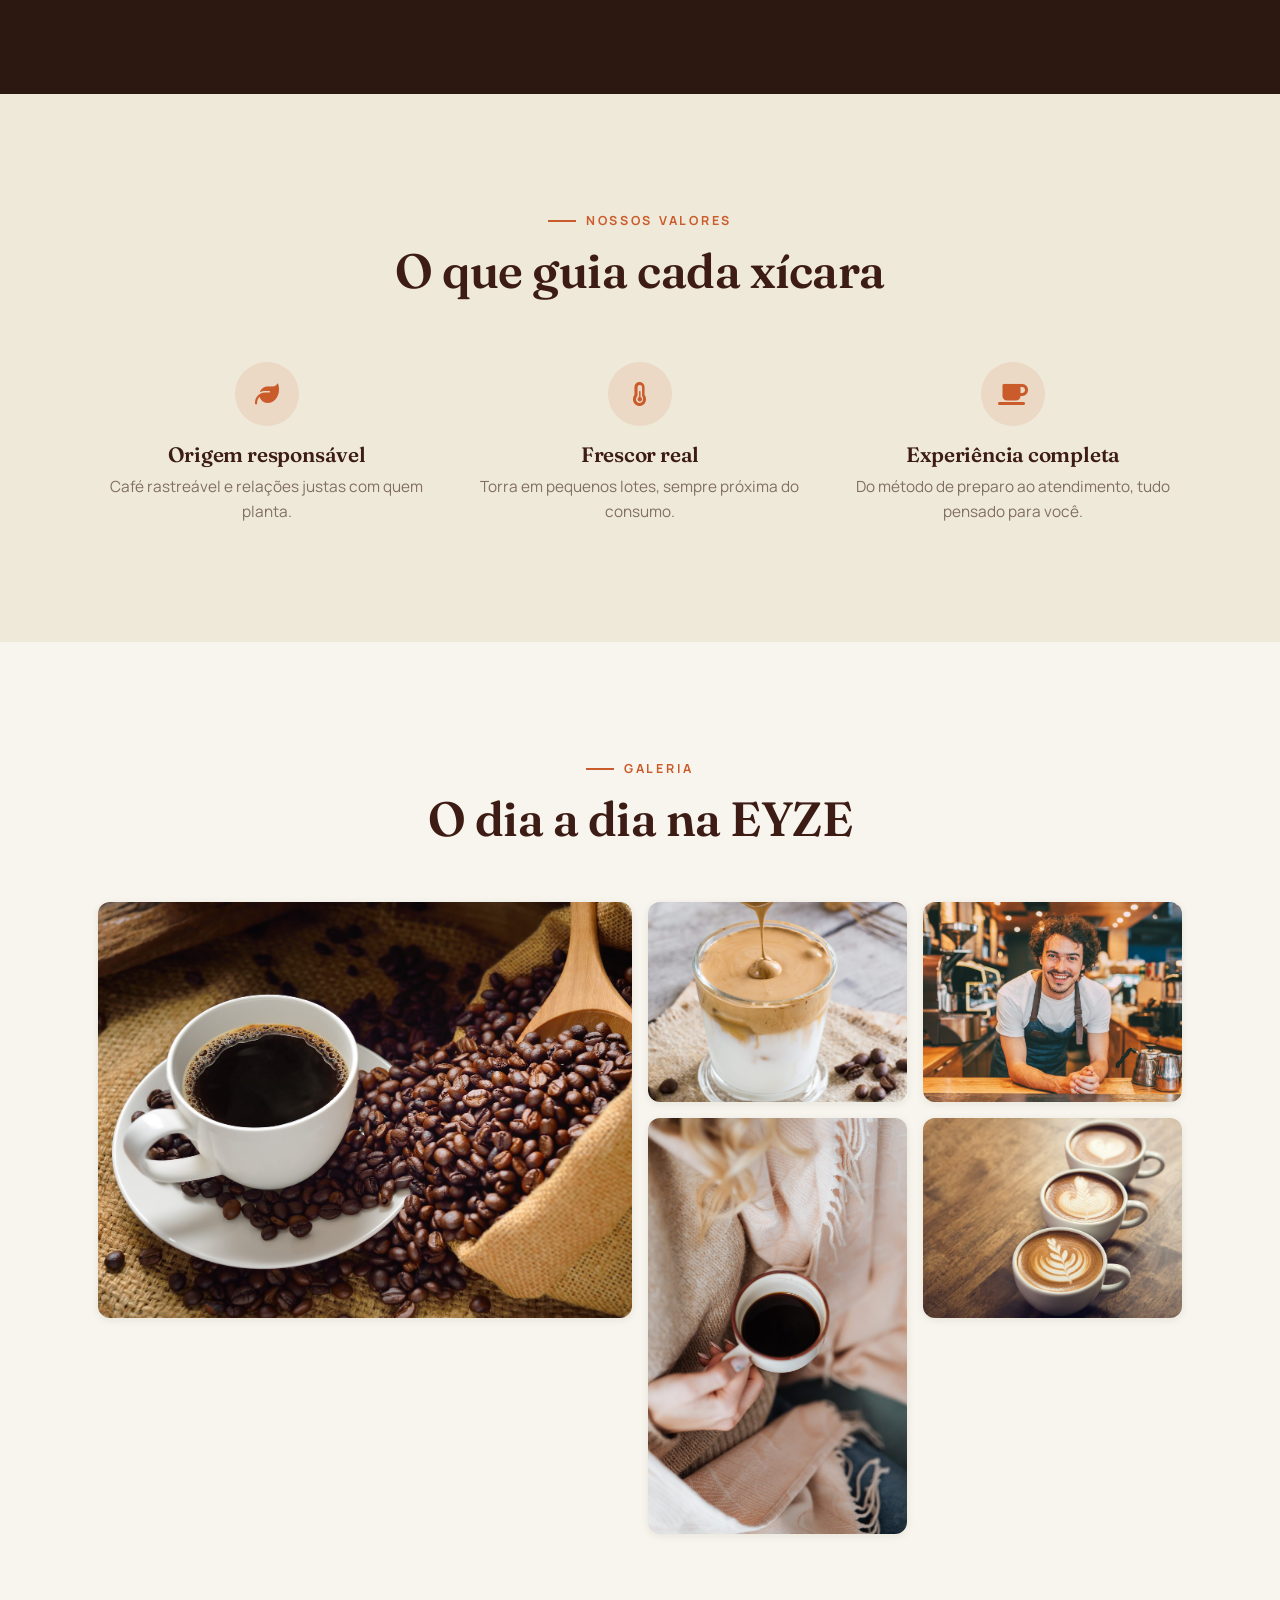
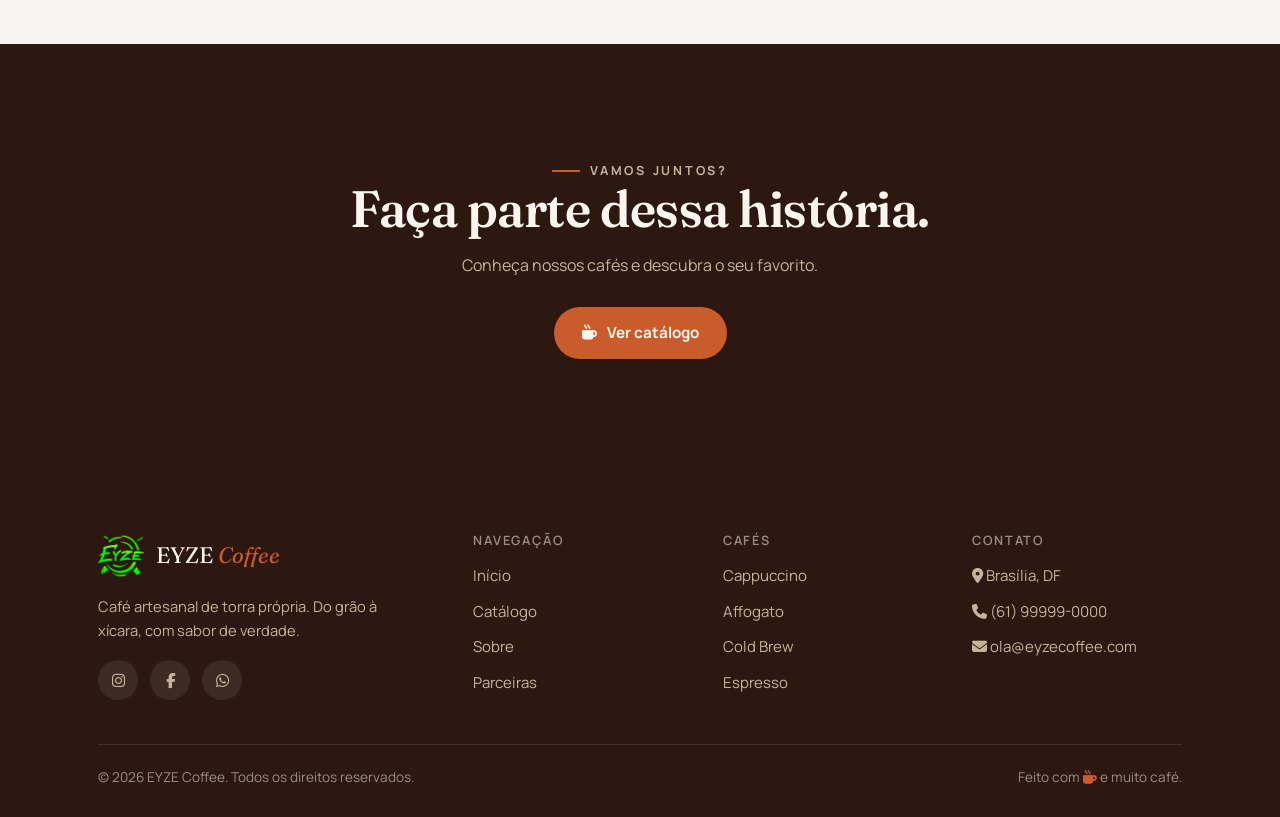
<file: sobre.html>
<!DOCTYPE html>
<html lang="pt-BR">
<head>
  <meta charset="UTF-8">
  <meta name="viewport" content="width=device-width, initial-scale=1.0">
  <meta name="description" content="A história da EYZE Coffee: torra própria, grãos de origem e a paixão por servir o melhor café.">
  <title>Sobre — EYZE Coffee</title>
  <link rel="icon" href="assets/img/logo.png" type="image/png">
  <link rel="preconnect" href="https://fonts.googleapis.com">
  <link rel="preconnect" href="https://fonts.gstatic.com" crossorigin>
  <link rel="stylesheet" href="https://cdnjs.cloudflare.com/ajax/libs/font-awesome/6.5.2/css/all.min.css">
  <link rel="stylesheet" href="assets/css/style.css">
</head>
<body>

  <header class="site-header">
    <nav class="nav container" aria-label="Navegação principal">
      <a class="brand" href="index.html"><img src="assets/img/logo.png" alt=""><span>EYZE <em>Coffee</em></span></a>
      <button class="nav-toggle" aria-label="Abrir menu" aria-expanded="false"><i class="fa-solid fa-bars"></i></button>
      <ul class="nav-links">
        <li><a href="index.html"><i class="fa-solid fa-house"></i>Início</a></li>
        <li><a href="catalogo.html"><i class="fa-solid fa-mug-hot"></i>Catálogo</a></li>
        <li><a class="active" href="sobre.html"><i class="fa-solid fa-circle-info"></i>Sobre</a></li>
        <li><a href="parceiras.html"><i class="fa-solid fa-handshake"></i>Parceiras</a></li>
        <li><button class="nav-cart" aria-label="Abrir carrinho"><i class="fa-solid fa-bag-shopping"></i><span class="count" style="display:none">0</span></button></li>
      </ul>
    </nav>
  </header>

  <section class="page-hero">
    <img class="bg" src="assets/img/sobre-1.jpg" alt="">
    <div class="container">
      <span class="eyebrow">Nossa história</span>
      <h1>Paixão pelo café,<br>do grão à xícara.</h1>
      <p>Há mais de oito anos transformamos grãos selecionados em momentos de prazer. Conheça o que nos move.</p>
    </div>
  </section>

  <section class="section">
    <div class="container about-grid">
      <div class="reveal">
        <span class="eyebrow">Quem somos</span>
        <h2>Uma cafeteria com alma de torrefação.</h2>
        <p>A EYZE Coffee começou pequena, com uma torradeira de bancada e a obsessão por extrair o melhor de cada grão. O que era um sonho de fim de semana virou um ponto de encontro para quem ama café de verdade.</p>
        <p>Trabalhamos diretamente com produtores, respeitando a origem, a colheita e o tempo de cada lote. Torramos em pequenas quantidades para garantir frescor absoluto em todas as xícaras.</p>
        <p>Mais do que vender café, queremos compartilhar o ritual: a pausa, o aroma e o sabor que tornam o dia melhor.</p>
        <a class="btn btn-primary" href="catalogo.html" style="margin-top:8px"><i class="fa-solid fa-mug-hot"></i> Provar agora</a>
      </div>
      <div class="about-figure reveal">
        <img src="assets/img/sobre-2.jpg" alt="Barista preparando café">
        <div class="badge"><strong>100%</strong><span>torra própria</span></div>
      </div>
    </div>
  </section>

  <section class="section dark">
    <div class="container">
      <div class="stats">
        <div class="stat reveal"><strong>+8</strong><span>anos de história</span></div>
        <div class="stat reveal"><strong>12</strong><span>blends exclusivos</span></div>
        <div class="stat reveal"><strong>20+</strong><span>fazendas parceiras</span></div>
        <div class="stat reveal"><strong>50k</strong><span>xícaras servidas</span></div>
      </div>
    </div>
  </section>

  <section class="section alt">
    <div class="container">
      <div class="section-head reveal">
        <span class="eyebrow">Nossos valores</span>
        <h2>O que guia cada xícara</h2>
      </div>
      <div class="features">
        <div class="feature reveal"><div class="ic"><i class="fa-solid fa-leaf"></i></div>
          <h3>Origem responsável</h3><p>Café rastreável e relações justas com quem planta.</p></div>
        <div class="feature reveal"><div class="ic"><i class="fa-solid fa-temperature-half"></i></div>
          <h3>Frescor real</h3><p>Torra em pequenos lotes, sempre próxima do consumo.</p></div>
        <div class="feature reveal"><div class="ic"><i class="fa-solid fa-mug-saucer"></i></div>
          <h3>Experiência completa</h3><p>Do método de preparo ao atendimento, tudo pensado para você.</p></div>
      </div>
    </div>
  </section>

  <section class="section">
    <div class="container">
      <div class="section-head reveal">
        <span class="eyebrow">Galeria</span>
        <h2>O dia a dia na EYZE</h2>
      </div>
      <div class="gallery reveal">
        <a href="assets/img/grani-di-byte.jpg"><img src="assets/img/grani-di-byte.jpg" alt="Café e grãos torrados"></a>
        <a href="assets/img/sobre-3.jpg"><img src="assets/img/sobre-3.jpg" alt="Preparo de café"></a>
        <a href="assets/img/sobre-4.jpg"><img src="assets/img/sobre-4.jpg" alt="Café especial"></a>
        <a href="assets/img/sobre-5.jpg"><img src="assets/img/sobre-5.jpg" alt="Café gelado"></a>
        <a href="assets/img/banner-1.jpg"><img src="assets/img/banner-1.jpg" alt="Cappuccinos com latte art"></a>
      </div>
    </div>
  </section>

  <section class="section dark cta">
    <div class="container reveal">
      <span class="eyebrow" style="color:var(--latte)">Vamos juntos?</span>
      <h2>Faça parte dessa história.</h2>
      <p>Conheça nossos cafés e descubra o seu favorito.</p>
      <a class="btn btn-primary" href="catalogo.html"><i class="fa-solid fa-mug-hot"></i> Ver catálogo</a>
    </div>
  </section>

  <footer class="site-footer">
    <div class="container">
      <div class="footer-top">
        <div class="col">
          <div class="footer-brand"><img src="assets/img/logo.png" alt=""><span>EYZE <em>Coffee</em></span></div>
          <p>Café artesanal de torra própria. Do grão à xícara, com sabor de verdade.</p>
          <div class="socials">
            <a href="#" aria-label="Instagram"><i class="fa-brands fa-instagram"></i></a>
            <a href="#" aria-label="Facebook"><i class="fa-brands fa-facebook-f"></i></a>
            <a href="#" aria-label="WhatsApp"><i class="fa-brands fa-whatsapp"></i></a>
          </div>
        </div>
        <div class="col"><h4>Navegação</h4><ul>
          <li><a href="index.html">Início</a></li><li><a href="catalogo.html">Catálogo</a></li>
          <li><a href="sobre.html">Sobre</a></li><li><a href="parceiras.html">Parceiras</a></li></ul></div>
        <div class="col"><h4>Cafés</h4><ul>
          <li><a href="catalogo.html">Cappuccino</a></li><li><a href="catalogo.html">Affogato</a></li>
          <li><a href="catalogo.html">Cold Brew</a></li><li><a href="catalogo.html">Espresso</a></li></ul></div>
        <div class="col"><h4>Contato</h4><ul>
          <li><a href="parceiras.html"><i class="fa-solid fa-location-dot"></i> Brasília, DF</a></li>
          <li><a href="parceiras.html"><i class="fa-solid fa-phone"></i> (61) 99999-0000</a></li>
          <li><a href="parceiras.html"><i class="fa-solid fa-envelope"></i> ola@eyzecoffee.com</a></li></ul></div>
      </div>
      <div class="footer-bottom">
        <span>© <span id="year">2025</span> EYZE Coffee. Todos os direitos reservados.</span>
        <span>Feito com <i class="fa-solid fa-mug-hot" style="color:var(--terracota)"></i> e muito café.</span>
      </div>
    </div>
  </footer>

  <div class="overlay" id="overlay"></div>
  <aside class="cart-drawer" id="cartDrawer" aria-label="Carrinho de compras">
    <div class="cart-head"><h3>Seu carrinho</h3><button class="cart-close" aria-label="Fechar"><i class="fa-solid fa-xmark"></i></button></div>
    <div class="cart-items" id="cartItems"></div>
    <div class="cart-foot" id="cartFoot" style="display:none">
      <div class="cart-total"><span>Total</span><strong id="cartTotal">R$ 0,00</strong></div>
      <button class="btn btn-primary btn-block" id="checkoutBtn"><i class="fa-solid fa-credit-card"></i> Finalizar pedido</button>
    </div>
  </aside>

  <script src="assets/js/main.js"></script>
</body>
</html>
</file>
<file: assets/css/style.css>
/* ==========================================================================
   EYZE COFFEE — Folha de estilo principal
   Paleta artesanal: espresso, creme, terracota
   ========================================================================== */

@import url('https://fonts.googleapis.com/css2?family=Fraunces:ital,opsz,wght@0,9..144,400;0,9..144,600;1,9..144,500&family=Manrope:wght@300;400;500;600;700&display=swap');

:root {
  --espresso:   #2c1810;
  --coffee:     #3c1c14;
  --terracota:  #ca5b2b;
  --terracota-2:#a8451d;
  --cream:      #f7f5ed;
  --cream-2:    #efe9da;
  --latte:      #c9b29b;
  --mocha:      #826e63;
  --stone:      #9d8c84;
  --ink:        #221512;

  --font-display: 'Fraunces', Georgia, serif;
  --font-body: 'Manrope', system-ui, sans-serif;

  --shadow-sm: 0 2px 8px rgba(44,24,16,.08);
  --shadow-md: 0 10px 30px rgba(44,24,16,.12);
  --shadow-lg: 0 24px 60px rgba(44,24,16,.20);
  --radius: 18px;
  --radius-sm: 12px;
  --maxw: 1180px;
  --header-h: 76px;
}

* { box-sizing: border-box; margin: 0; padding: 0; }

html { scroll-behavior: smooth; }

body {
  font-family: var(--font-body);
  color: var(--ink);
  background: var(--cream);
  line-height: 1.6;
  -webkit-font-smoothing: antialiased;
  overflow-x: hidden;
}

img { max-width: 100%; display: block; }
a { color: inherit; text-decoration: none; }

h1, h2, h3, h4 { font-family: var(--font-display); font-weight: 600; line-height: 1.1; letter-spacing: -.01em; }

.container { width: 100%; max-width: var(--maxw); margin-inline: auto; padding-inline: clamp(20px, 5vw, 48px); }

.eyebrow {
  font-family: var(--font-body);
  font-size: .78rem; font-weight: 700; letter-spacing: .22em;
  text-transform: uppercase; color: var(--terracota);
  display: inline-flex; align-items: center; gap: 10px;
}
.eyebrow::before { content: ""; width: 28px; height: 2px; background: var(--terracota); display: inline-block; }

/* ============================ HEADER / NAV ============================ */
.site-header {
  position: sticky; top: 0; z-index: 1000;
  background: rgba(247,245,237,.85);
  backdrop-filter: blur(12px);
  border-bottom: 1px solid rgba(60,28,20,.08);
}
.nav {
  height: var(--header-h);
  display: flex; align-items: center; justify-content: space-between;
}
.brand { display: flex; align-items: center; gap: 12px; }
.brand img { width: 44px; height: 44px; }
.brand span {
  font-family: var(--font-display); font-weight: 600; font-size: 1.4rem;
  color: var(--coffee); letter-spacing: -.02em;
}
.brand span em { color: var(--terracota); font-style: italic; }

.nav-links { display: flex; align-items: center; gap: 4px; list-style: none; }
.nav-links a {
  display: inline-flex; align-items: center; gap: 8px;
  padding: 10px 16px; border-radius: 100px;
  font-weight: 600; font-size: .94rem; color: var(--coffee);
  transition: background .2s, color .2s;
}
.nav-links a:hover { background: rgba(202,91,43,.12); color: var(--terracota-2); }
.nav-links a.active { background: var(--coffee); color: var(--cream); }

.nav-cart {
  position: relative; margin-left: 8px;
  display: inline-flex; align-items: center; justify-content: center;
  width: 46px; height: 46px; border-radius: 50%;
  background: var(--terracota); color: var(--cream);
  border: none; cursor: pointer; font-size: 1.05rem;
  transition: transform .2s, background .2s;
}
.nav-cart:hover { background: var(--terracota-2); transform: translateY(-2px); }
.nav-cart .count {
  position: absolute; top: -4px; right: -4px;
  min-width: 21px; height: 21px; padding: 0 5px;
  background: var(--coffee); color: var(--cream);
  border-radius: 50px; font-size: .72rem; font-weight: 700;
  display: flex; align-items: center; justify-content: center;
  border: 2px solid var(--cream);
}

.nav-toggle {
  display: none; background: none; border: none; cursor: pointer;
  font-size: 1.4rem; color: var(--coffee); padding: 8px;
}

/* ============================ HERO / CAROUSEL ============================ */
.hero { position: relative; }
.carousel {
  position: relative; height: clamp(420px, 70vh, 640px);
  overflow: hidden; background: var(--espresso);
}
.slide {
  position: absolute; inset: 0; opacity: 0;
  transition: opacity 1s ease;
}
.slide.is-active { opacity: 1; }
.slide img { width: 100%; height: 100%; object-fit: cover; }
.slide::after {
  content: ""; position: absolute; inset: 0;
  background: linear-gradient(90deg, rgba(44,24,16,.78) 0%, rgba(44,24,16,.35) 55%, rgba(44,24,16,.1) 100%);
}

.hero-content {
  position: absolute; inset: 0; z-index: 2;
  display: flex; flex-direction: column; justify-content: center;
}
.hero-content .container { width: 100%; }
.hero-content .eyebrow { color: var(--latte); }
.hero-content .eyebrow::before { background: var(--latte); }
.hero-content h1 {
  color: var(--cream); font-size: clamp(2.4rem, 6vw, 4.4rem);
  max-width: 14ch; margin: 18px 0 16px;
}
.hero-content h1 em { color: var(--terracota); font-style: italic; }
.hero-content p { color: rgba(247,245,237,.85); font-size: clamp(1rem, 2vw, 1.2rem); max-width: 46ch; }
.hero-actions { display: flex; gap: 14px; margin-top: 30px; flex-wrap: wrap; }

.carousel-dots {
  position: absolute; bottom: 24px; left: 50%; transform: translateX(-50%);
  z-index: 3; display: flex; gap: 10px;
}
.carousel-dots button {
  width: 11px; height: 11px; border-radius: 50%; border: none; cursor: pointer;
  background: rgba(247,245,237,.45); transition: all .3s;
}
.carousel-dots button.is-active { background: var(--terracota); width: 30px; border-radius: 50px; }

.carousel-arrow {
  position: absolute; top: 50%; transform: translateY(-50%); z-index: 3;
  width: 48px; height: 48px; border-radius: 50%; border: none; cursor: pointer;
  background: rgba(247,245,237,.18); color: var(--cream); backdrop-filter: blur(4px);
  font-size: 1.1rem; display: grid; place-items: center; transition: background .2s;
}
.carousel-arrow:hover { background: rgba(247,245,237,.35); }
.carousel-arrow.prev { left: 20px; }
.carousel-arrow.next { right: 20px; }

/* ============================ BUTTONS ============================ */
.btn {
  display: inline-flex; align-items: center; gap: 10px;
  padding: 14px 28px; border-radius: 100px; border: none; cursor: pointer;
  font-family: var(--font-body); font-weight: 700; font-size: .95rem;
  transition: transform .18s, box-shadow .18s, background .2s, color .2s;
  white-space: nowrap;
}
.btn-primary { background: var(--terracota); color: var(--cream); box-shadow: var(--shadow-sm); }
.btn-primary:hover { background: var(--terracota-2); transform: translateY(-2px); box-shadow: var(--shadow-md); }
.btn-outline { background: transparent; color: var(--cream); border: 1.5px solid rgba(247,245,237,.6); }
.btn-outline:hover { background: rgba(247,245,237,.12); border-color: var(--cream); }
.btn-dark { background: var(--coffee); color: var(--cream); }
.btn-dark:hover { background: var(--espresso); transform: translateY(-2px); }
.btn-block { width: 100%; justify-content: center; }
.btn:disabled { opacity: .55; cursor: not-allowed; transform: none; }

/* ============================ SECTIONS ============================ */
.section { padding: clamp(56px, 9vw, 110px) 0; }
.section-head { text-align: center; max-width: 60ch; margin: 0 auto 56px; }
.section-head h2 { font-size: clamp(2rem, 4.5vw, 3rem); color: var(--coffee); margin: 14px 0 0; }
.section-head .eyebrow { justify-content: center; }
.section.alt { background: var(--cream-2); }
.section.dark { background: var(--espresso); color: var(--cream); }
.section.dark h2 { color: var(--cream); }

/* feature strip */
.features {
  display: grid; grid-template-columns: repeat(3, 1fr); gap: clamp(20px, 3vw, 36px);
}
.feature { text-align: center; padding: 8px; }
.feature .ic {
  width: 64px; height: 64px; margin: 0 auto 18px; border-radius: 50%;
  display: grid; place-items: center; font-size: 1.5rem;
  background: rgba(202,91,43,.12); color: var(--terracota);
}
.feature h3 { font-size: 1.3rem; color: var(--coffee); margin-bottom: 8px; }
.feature p { color: var(--mocha); font-size: .96rem; }

/* ============================ PRODUCT GRID ============================ */
.product-grid {
  display: grid; grid-template-columns: repeat(auto-fill, minmax(270px, 1fr));
  gap: clamp(20px, 3vw, 30px);
}
.card {
  background: var(--cream); border-radius: var(--radius); overflow: hidden;
  box-shadow: var(--shadow-sm); border: 1px solid rgba(60,28,20,.06);
  display: flex; flex-direction: column;
  transition: transform .25s, box-shadow .25s;
}
.card:hover { transform: translateY(-6px); box-shadow: var(--shadow-md); }
.card-media { position: relative; aspect-ratio: 4/3; overflow: hidden; background: var(--cream-2); }
.card-media img { width: 100%; height: 100%; object-fit: cover; transition: transform .5s; }
.card:hover .card-media img { transform: scale(1.06); }
.card-tag {
  position: absolute; top: 14px; left: 14px;
  background: var(--cream); color: var(--coffee);
  padding: 6px 13px; border-radius: 100px; font-size: .75rem; font-weight: 700;
  letter-spacing: .04em; box-shadow: var(--shadow-sm);
}
.card-body { padding: 22px; display: flex; flex-direction: column; flex: 1; }
.card-body h3 { font-size: 1.4rem; color: var(--coffee); }
.card-body .desc { color: var(--mocha); font-size: .9rem; margin: 8px 0 18px; flex: 1; }
.card-foot { display: flex; align-items: center; justify-content: space-between; gap: 12px; }
.price { font-family: var(--font-display); font-size: 1.5rem; font-weight: 600; color: var(--terracota); }
.price small { font-size: .8rem; color: var(--mocha); font-family: var(--font-body); }
.add-btn {
  border: none; cursor: pointer; background: var(--coffee); color: var(--cream);
  width: 44px; height: 44px; border-radius: 12px; font-size: 1rem;
  display: grid; place-items: center; transition: background .2s, transform .2s;
}
.add-btn:hover { background: var(--terracota); transform: scale(1.08); }

/* category filter */
.filters { display: flex; flex-wrap: wrap; gap: 10px; justify-content: center; margin-bottom: 44px; }
.filter-chip {
  border: 1.5px solid rgba(60,28,20,.18); background: transparent; cursor: pointer;
  padding: 9px 20px; border-radius: 100px; font-weight: 600; font-size: .9rem;
  color: var(--coffee); font-family: var(--font-body); transition: all .2s;
}
.filter-chip:hover { border-color: var(--terracota); color: var(--terracota); }
.filter-chip.active { background: var(--coffee); border-color: var(--coffee); color: var(--cream); }

/* ============================ PAGE HERO (inner) ============================ */
.page-hero { position: relative; padding: clamp(60px,12vw,120px) 0; color: var(--cream); overflow: hidden; }
.page-hero img.bg { position: absolute; inset: 0; width: 100%; height: 100%; object-fit: cover; z-index: 0; }
.page-hero::after { content: ""; position: absolute; inset: 0; background: linear-gradient(180deg, rgba(44,24,16,.55), rgba(44,24,16,.78)); z-index: 1; }
.page-hero .container { position: relative; z-index: 2; }
.page-hero h1 { font-size: clamp(2.4rem, 6vw, 3.8rem); margin: 14px 0 12px; }
.page-hero p { max-width: 52ch; color: rgba(247,245,237,.86); font-size: 1.08rem; }
.page-hero .eyebrow { color: var(--latte); }
.page-hero .eyebrow::before { background: var(--latte); }

/* ============================ ABOUT ============================ */
.about-grid { display: grid; grid-template-columns: 1.05fr .95fr; gap: clamp(32px, 6vw, 80px); align-items: center; }
.about-grid p { color: var(--mocha); margin-bottom: 16px; }
.about-grid h2 { color: var(--coffee); font-size: clamp(2rem,4vw,2.8rem); margin-bottom: 22px; }
.about-figure { position: relative; }
.about-figure img { border-radius: var(--radius); box-shadow: var(--shadow-lg); width: 100%; aspect-ratio: 4/5; object-fit: cover; }
.about-figure .badge {
  position: absolute; bottom: -22px; left: -22px;
  background: var(--terracota); color: var(--cream); padding: 22px 26px;
  border-radius: var(--radius-sm); box-shadow: var(--shadow-md); text-align: center;
}
.about-figure .badge strong { font-family: var(--font-display); font-size: 2rem; display: block; line-height: 1; }
.about-figure .badge span { font-size: .8rem; opacity: .9; letter-spacing: .04em; }

.stats { display: grid; grid-template-columns: repeat(4,1fr); gap: 24px; text-align: center; }
.stat strong { font-family: var(--font-display); font-size: clamp(2rem,4vw,2.8rem); color: var(--terracota); display: block; }
.stat span { color: var(--latte); font-size: .9rem; letter-spacing: .04em; }
.section.dark .stat span { color: var(--latte); }

.gallery { display: grid; grid-template-columns: repeat(4, 1fr); grid-auto-rows: 200px; gap: 16px; }
.gallery a { border-radius: var(--radius-sm); overflow: hidden; display: block; box-shadow: var(--shadow-sm); }
.gallery a img { width: 100%; height: 100%; object-fit: cover; transition: transform .5s; }
.gallery a:hover img { transform: scale(1.08); }
.gallery a:nth-child(1) { grid-column: span 2; grid-row: span 2; }
.gallery a:nth-child(4) { grid-row: span 2; }

/* ============================ PARTNERS ============================ */
.partner-grid { display: grid; grid-template-columns: repeat(auto-fill, minmax(220px,1fr)); gap: 22px; }
.partner {
  background: var(--cream); border: 1px solid rgba(60,28,20,.08); border-radius: var(--radius);
  padding: 30px 26px; box-shadow: var(--shadow-sm); transition: transform .2s, box-shadow .2s;
}
.partner:hover { transform: translateY(-4px); box-shadow: var(--shadow-md); }
.partner .ic { font-size: 1.6rem; color: var(--terracota); margin-bottom: 14px; }
.partner h3 { color: var(--coffee); font-size: 1.2rem; margin-bottom: 6px; }
.partner p { color: var(--mocha); font-size: .9rem; }

/* ============================ CONTACT / FORM ============================ */
.contact-grid { display: grid; grid-template-columns: 1fr 1fr; gap: clamp(32px, 6vw, 70px); align-items: start; }
.contact-info h2 { color: var(--coffee); font-size: clamp(1.9rem,4vw,2.6rem); margin-bottom: 18px; }
.contact-info > p { color: var(--mocha); margin-bottom: 30px; }
.info-list { list-style: none; display: flex; flex-direction: column; gap: 20px; }
.info-list li { display: flex; gap: 16px; align-items: flex-start; }
.info-list .ic {
  flex: 0 0 46px; height: 46px; border-radius: 12px; display: grid; place-items: center;
  background: rgba(202,91,43,.12); color: var(--terracota); font-size: 1.1rem;
}
.info-list strong { display: block; color: var(--coffee); }
.info-list span { color: var(--mocha); font-size: .92rem; }

.form-card { background: var(--cream); border-radius: var(--radius); padding: clamp(24px, 4vw, 38px); box-shadow: var(--shadow-md); border: 1px solid rgba(60,28,20,.06); }
.field { margin-bottom: 18px; }
.field label { display: block; font-weight: 600; font-size: .88rem; color: var(--coffee); margin-bottom: 7px; }
.field input, .field textarea, .field select {
  width: 100%; padding: 13px 15px; border-radius: var(--radius-sm);
  border: 1.5px solid rgba(60,28,20,.16); background: var(--cream-2);
  font-family: var(--font-body); font-size: .96rem; color: var(--ink); transition: border .2s, background .2s;
}
.field input:focus, .field textarea:focus, .field select:focus { outline: none; border-color: var(--terracota); background: #fff; }
.field textarea { resize: vertical; min-height: 120px; }
.field .err { color: #c0392b; font-size: .8rem; margin-top: 5px; display: none; }
.field.invalid input, .field.invalid textarea { border-color: #c0392b; }
.field.invalid .err { display: block; }
.form-ok {
  display: none; margin-top: 16px; padding: 14px 16px; border-radius: var(--radius-sm);
  background: rgba(46,125,50,.12); color: #2e7d32; font-weight: 600; font-size: .92rem;
}
.form-ok.show { display: block; }

/* ============================ CTA ============================ */
.cta { text-align: center; }
.cta h2 { font-size: clamp(2rem,5vw,3.2rem); color: var(--cream); margin-bottom: 16px; }
.cta p { color: var(--latte); max-width: 46ch; margin: 0 auto 28px; }

/* ============================ FOOTER ============================ */
.site-footer { background: var(--espresso); color: var(--cream); padding: 64px 0 28px; }
.footer-top { display: grid; grid-template-columns: 1.6fr 1fr 1fr 1fr; gap: 40px; margin-bottom: 44px; }
.footer-brand { display: flex; align-items: center; gap: 12px; margin-bottom: 16px; }
.footer-brand img { width: 46px; }
.footer-brand span { font-family: var(--font-display); font-size: 1.4rem; }
.footer-brand span em { color: var(--terracota); }
.site-footer .col p { color: var(--latte); font-size: .92rem; max-width: 32ch; }
.site-footer .col h4 { font-family: var(--font-body); font-size: .8rem; letter-spacing: .14em; text-transform: uppercase; color: var(--stone); margin-bottom: 16px; }
.site-footer .col ul { list-style: none; display: flex; flex-direction: column; gap: 10px; }
.site-footer .col a { color: var(--latte); font-size: .94rem; transition: color .2s; }
.site-footer .col a:hover { color: var(--terracota); }
.socials { display: flex; gap: 12px; margin-top: 18px; }
.socials a { width: 40px; height: 40px; border-radius: 50%; display: grid; place-items: center; background: rgba(247,245,237,.08); transition: background .2s; }
.socials a:hover { background: var(--terracota); }
.footer-bottom { border-top: 1px solid rgba(247,245,237,.12); padding-top: 22px; display: flex; justify-content: space-between; gap: 16px; flex-wrap: wrap; color: var(--stone); font-size: .85rem; }

/* ============================ CART DRAWER ============================ */
.overlay {
  position: fixed; inset: 0; background: rgba(34,21,18,.5); z-index: 1500;
  opacity: 0; visibility: hidden; transition: opacity .3s;
}
.overlay.open { opacity: 1; visibility: visible; }
.cart-drawer {
  position: fixed; top: 0; right: 0; height: 100%; width: min(420px, 92vw);
  background: var(--cream); z-index: 2000; box-shadow: var(--shadow-lg);
  transform: translateX(100%); transition: transform .35s cubic-bezier(.4,0,.2,1);
  display: flex; flex-direction: column;
}
.cart-drawer.open { transform: translateX(0); }
.cart-head { padding: 22px 24px; border-bottom: 1px solid rgba(60,28,20,.1); display: flex; align-items: center; justify-content: space-between; }
.cart-head h3 { color: var(--coffee); font-size: 1.4rem; }
.cart-close { background: none; border: none; cursor: pointer; font-size: 1.3rem; color: var(--mocha); }
.cart-items { flex: 1; overflow-y: auto; padding: 16px 24px; }
.cart-empty { text-align: center; color: var(--mocha); padding: 60px 20px; }
.cart-empty i { font-size: 2.6rem; color: var(--latte); margin-bottom: 14px; }
.cart-item { display: flex; gap: 14px; padding: 14px 0; border-bottom: 1px solid rgba(60,28,20,.08); }
.cart-item img { width: 64px; height: 64px; border-radius: 10px; object-fit: cover; }
.cart-item .ci-body { flex: 1; }
.cart-item h4 { font-family: var(--font-body); font-weight: 700; font-size: .96rem; color: var(--coffee); }
.cart-item .ci-price { color: var(--terracota); font-weight: 700; font-size: .9rem; }
.qty { display: inline-flex; align-items: center; gap: 8px; margin-top: 6px; }
.qty button { width: 26px; height: 26px; border-radius: 7px; border: 1px solid rgba(60,28,20,.2); background: var(--cream-2); cursor: pointer; font-size: .9rem; color: var(--coffee); display: grid; place-items: center; }
.qty button:hover { background: var(--coffee); color: var(--cream); }
.qty span { min-width: 22px; text-align: center; font-weight: 700; font-size: .9rem; }
.ci-remove { background: none; border: none; cursor: pointer; color: var(--stone); font-size: .9rem; align-self: flex-start; }
.ci-remove:hover { color: #c0392b; }
.cart-foot { padding: 20px 24px; border-top: 1px solid rgba(60,28,20,.1); }
.cart-total { display: flex; justify-content: space-between; align-items: baseline; margin-bottom: 16px; }
.cart-total span { color: var(--mocha); }
.cart-total strong { font-family: var(--font-display); font-size: 1.6rem; color: var(--coffee); }

/* toast */
.toast {
  position: fixed; bottom: 24px; left: 50%; transform: translateX(-50%) translateY(120%);
  background: var(--coffee); color: var(--cream); padding: 14px 22px; border-radius: 100px;
  box-shadow: var(--shadow-md); z-index: 3000; font-weight: 600; font-size: .92rem;
  display: flex; align-items: center; gap: 10px; transition: transform .35s;
}
.toast.show { transform: translateX(-50%) translateY(0); }
.toast i { color: var(--terracota); }

/* reveal on scroll — only hidden when JS is active (.js on <html>) */
.js .reveal { opacity: 0; transform: translateY(24px); transition: opacity .7s ease, transform .7s ease; }
.js .reveal.in { opacity: 1; transform: none; }

/* ============================ RESPONSIVE ============================ */
@media (max-width: 980px) {
  .footer-top { grid-template-columns: 1fr 1fr; gap: 32px; }
  .features { grid-template-columns: 1fr; max-width: 440px; margin-inline: auto; }
  .stats { grid-template-columns: repeat(2,1fr); gap: 32px; }
}
@media (max-width: 860px) {
  .nav-toggle { display: inline-flex; }
  .nav-links {
    position: fixed; inset: var(--header-h) 0 auto 0;
    flex-direction: column; align-items: stretch; gap: 4px;
    background: var(--cream); padding: 18px clamp(20px,5vw,48px) 26px;
    box-shadow: var(--shadow-md); border-bottom: 1px solid rgba(60,28,20,.08);
    transform: translateY(-12px); opacity: 0; visibility: hidden; transition: all .25s;
  }
  .nav-links.open { transform: none; opacity: 1; visibility: visible; }
  .nav-links a { padding: 14px 16px; }
  .about-grid { grid-template-columns: 1fr; }
  .about-figure { max-width: 420px; margin: 30px auto 0; }
  .about-figure .badge { left: 0; }
  .contact-grid { grid-template-columns: 1fr; }
  .gallery { grid-template-columns: repeat(2,1fr); grid-auto-rows: 160px; }
  .gallery a:nth-child(1) { grid-column: span 2; }
  .gallery a:nth-child(4) { grid-row: span 1; }
}
@media (max-width: 540px) {
  .footer-top { grid-template-columns: 1fr; }
  .stats { grid-template-columns: repeat(2,1fr); }
  .hero-actions { width: 100%; }
  .hero-actions .btn { flex: 1; justify-content: center; }
  .carousel-arrow { display: none; }
  .gallery { grid-template-columns: 1fr; grid-auto-rows: 200px; }
  .gallery a:nth-child(1) { grid-column: span 1; }
}

@media (prefers-reduced-motion: reduce) {
  * { animation: none !important; transition: none !important; scroll-behavior: auto; }
  .js .reveal { opacity: 1; transform: none; }
}
</file>
